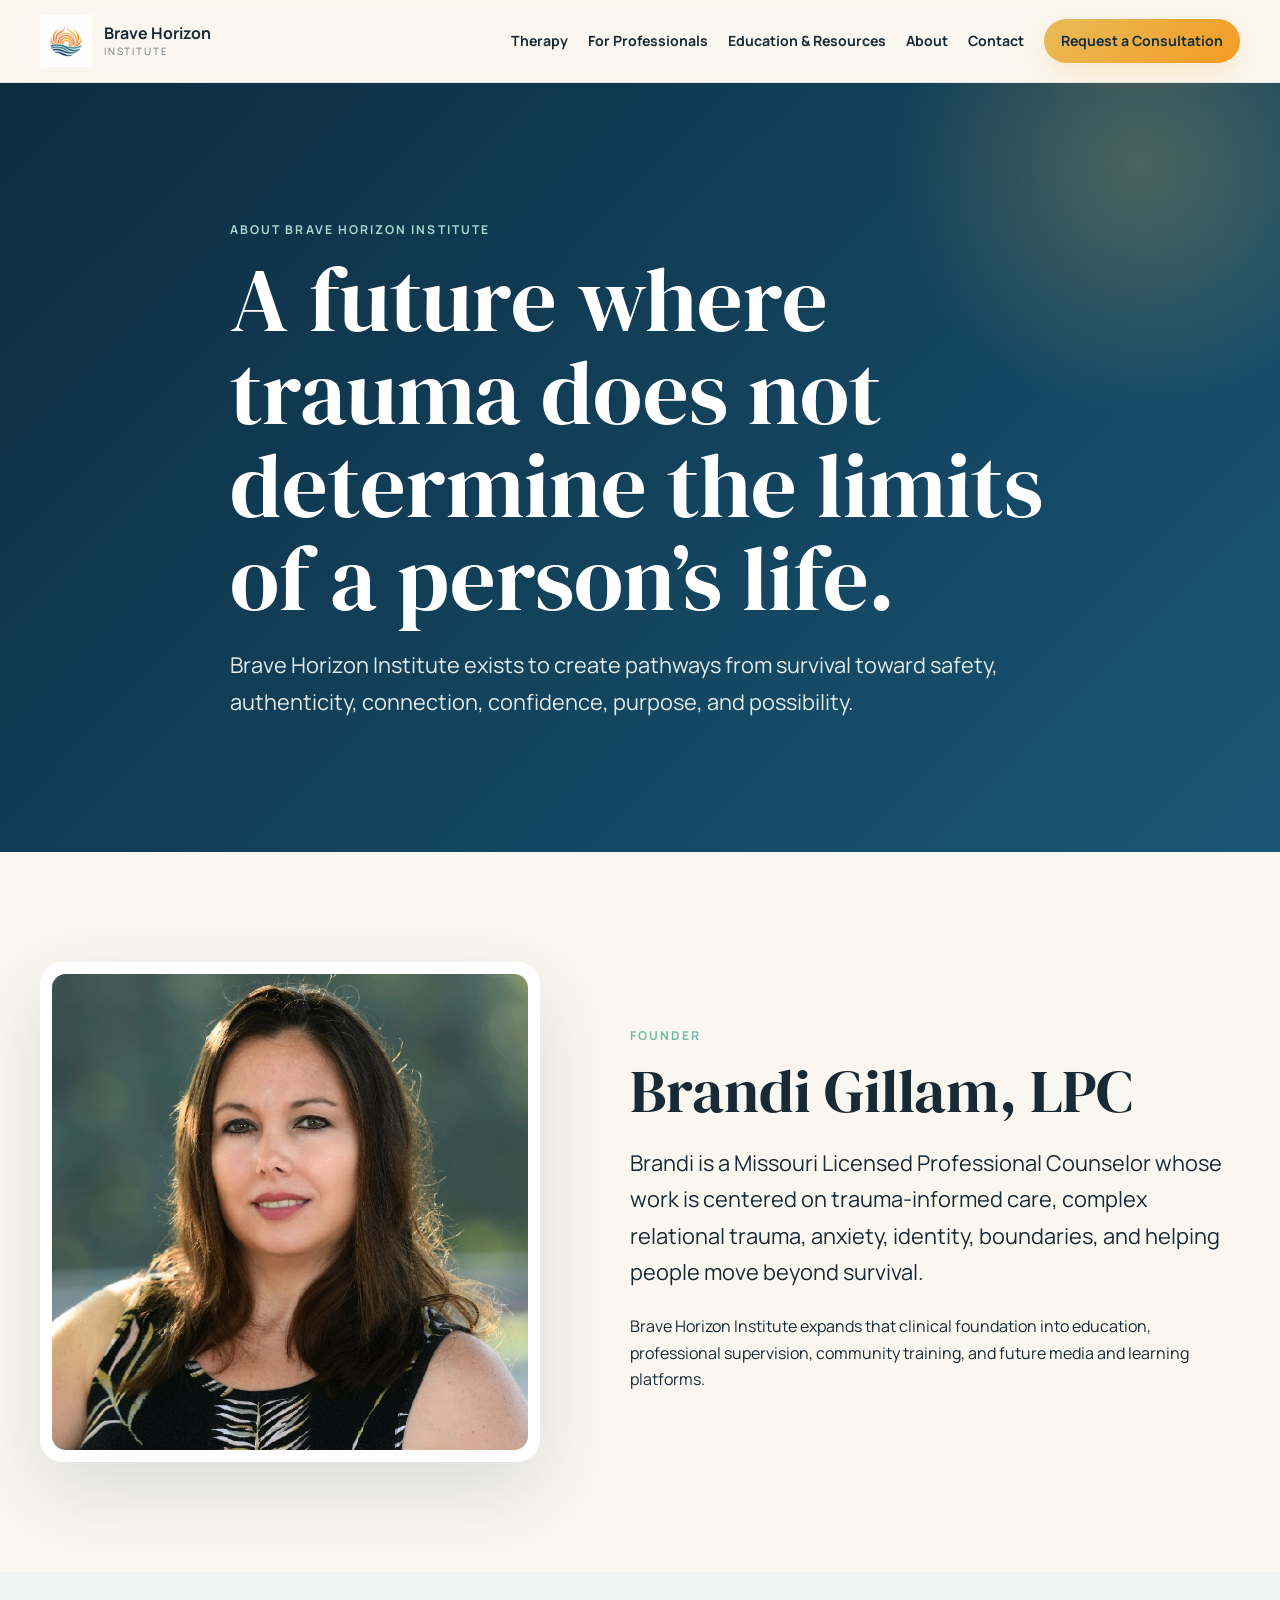
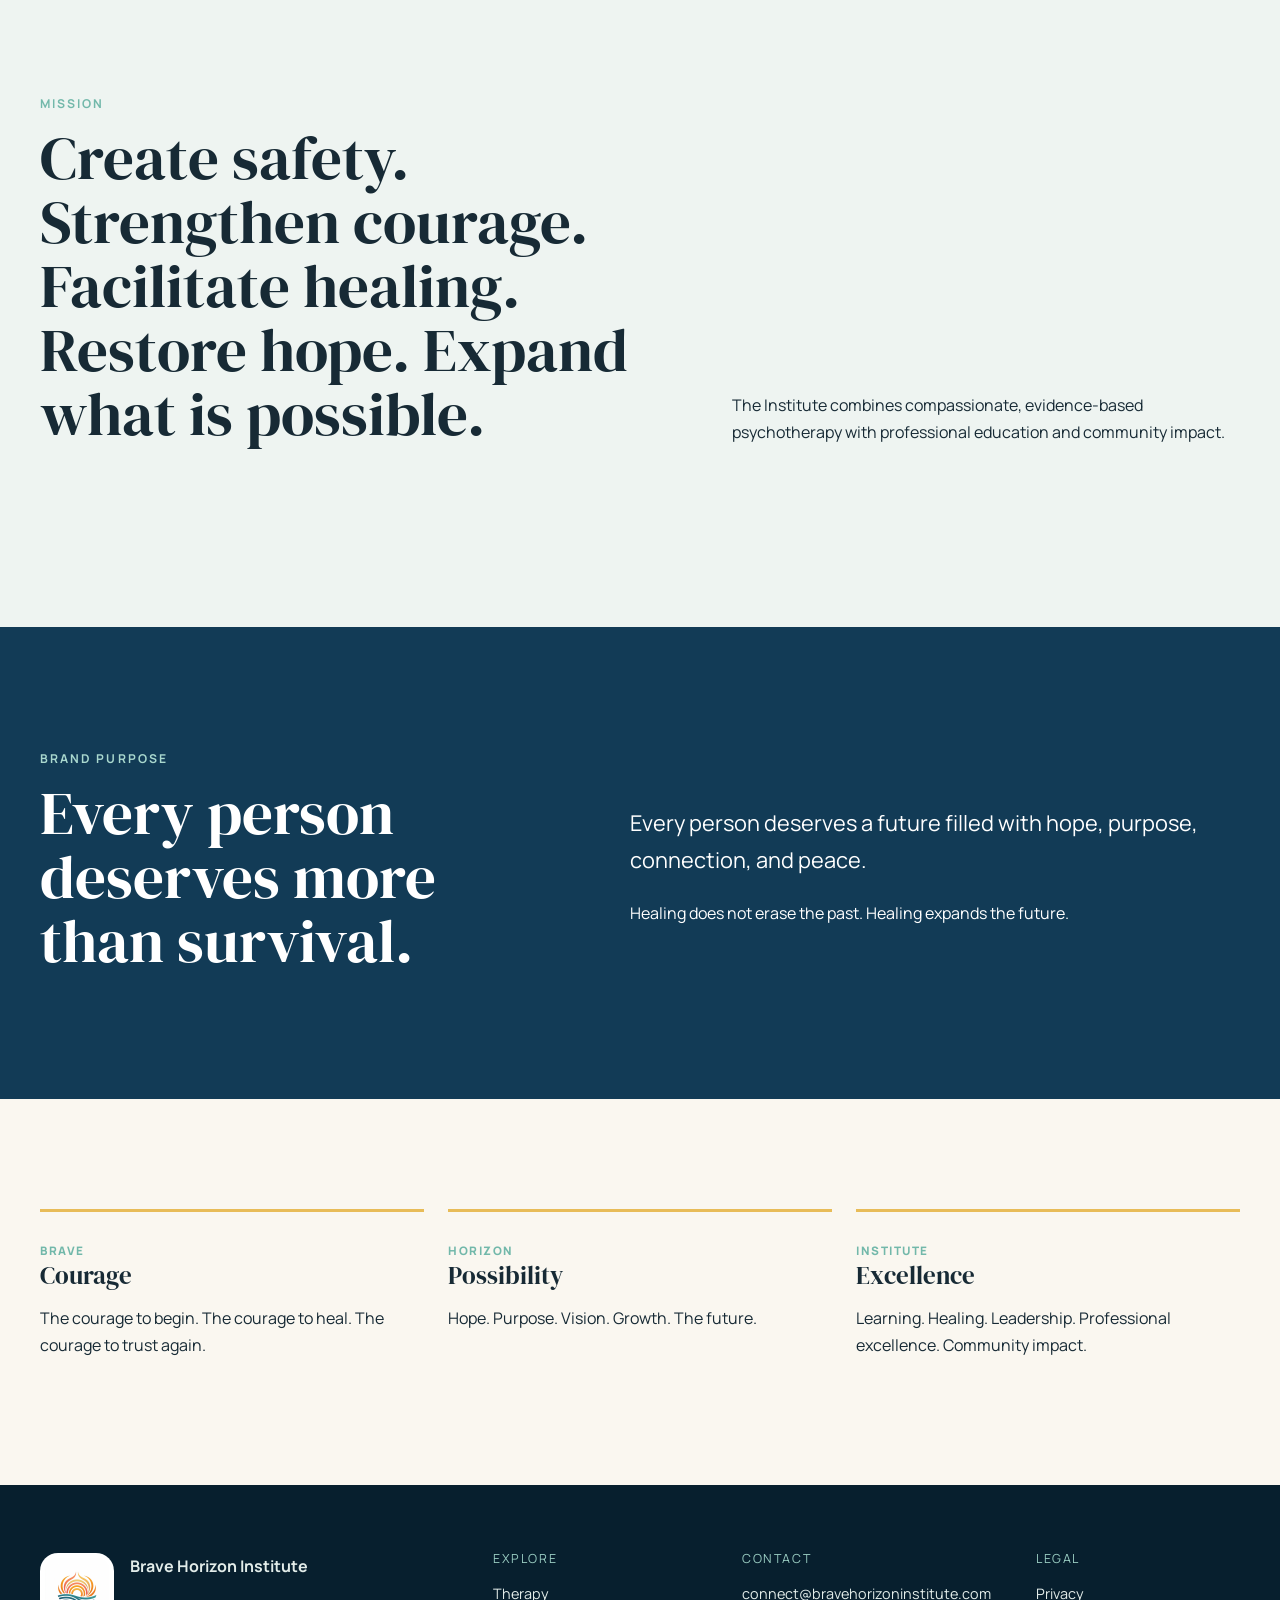
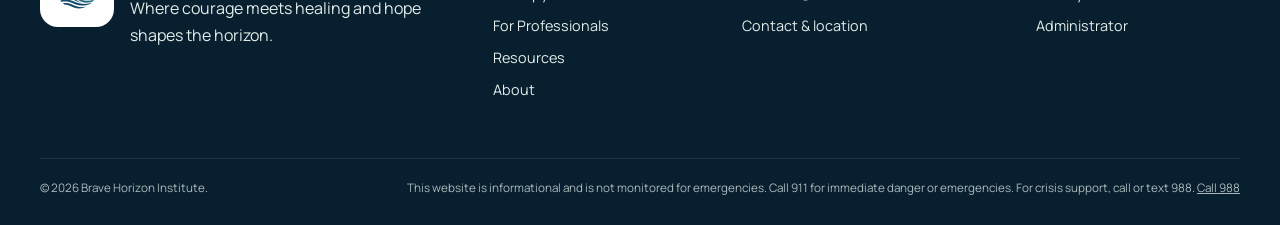
<file: about.html>
<!doctype html>
<html lang="en">

<head>
  <meta charset="utf-8">
  <meta name="viewport" content="width=device-width,initial-scale=1">

  <title>About | Brave Horizon Institute</title>

  <meta
    name="description"
    content="Learn about Brave Horizon Institute, its mission, vision, and founder Brandi Gillam, LPC."
  >

  <meta name="theme-color" content="#123b56">

  <link rel="preconnect" href="https://fonts.googleapis.com">
  <link rel="preconnect" href="https://fonts.gstatic.com" crossorigin>

  <link
    href="https://fonts.googleapis.com/css2?family=DM+Serif+Display&family=Manrope:wght@400;500;600;700&display=swap"
    rel="stylesheet"
  >

  <link rel="stylesheet" href="assets/css/styles.css">
  <link rel="icon" type="image/png" href="assets/images/brave-horizon-logo-soft.png">
</head>

<body>

<a class="skip-link" href="#main">Skip to content</a>


<!-- =========================
     HEADER
========================= -->

<header class="site-header" data-header>

  <div class="container nav-shell">

    <a
      class="brand"
      href="index.html"
      aria-label="Brave Horizon Institute home"
    >

      <img
        src="assets/images/brave-horizon-logo-primary.png"
        alt=""
        class="brand-logo"
      >

      <span class="brand-wordmark">
        <strong>Brave Horizon</strong>
        <small>Institute</small>
      </span>

    </a>


    <button
      class="nav-toggle"
      aria-expanded="false"
      aria-controls="site-nav"
    >
      Menu
    </button>


    <nav
      id="site-nav"
      class="site-nav"
      aria-label="Primary navigation"
    >

      <a href="therapy.html">
        Therapy
      </a>

      <a href="professionals.html">
        For Professionals
      </a>

      <a href="resources.html">
        Education & Resources
      </a>

      <a href="about.html">
        About
      </a>

      <a href="contact.html">
        Contact
      </a>

      <a
        class="button button-small"
        href="consultation.html"
      >
        Request a Consultation
      </a>

    </nav>

  </div>

</header>


<!-- =========================
     MAIN CONTENT
========================= -->

<main id="main">


  <!-- ABOUT HERO -->

  <section class="page-hero about-hero">

    <div class="container narrow">

      <p class="eyebrow">
        About Brave Horizon Institute
      </p>

      <h1>
        A future where trauma does not determine the limits of a person’s life.
      </h1>

      <p class="lead">
        Brave Horizon Institute exists to create pathways from survival
        toward safety, authenticity, connection, confidence, purpose,
        and possibility.
      </p>

    </div>

  </section>


  <!-- FOUNDER -->

  <section class="section light-section">

    <div class="container split">

      <div class="image-frame">

        <img
          src="assets/images/brandi-about.jpg"
          alt="Brandi Gillam, Licensed Professional Counselor"
        >

      </div>


      <div>

        <p class="eyebrow">
          Founder
        </p>

        <h2>
          Brandi Gillam, LPC
        </h2>

        <p class="large-copy">
          Brandi is a Missouri Licensed Professional Counselor whose work
          is centered on trauma-informed care, complex relational trauma,
          anxiety, identity, boundaries, and helping people move beyond
          survival.
        </p>

        <p>
          Brave Horizon Institute expands that clinical foundation into
          education, professional supervision, community training, and
          future media and learning platforms.
        </p>

      </div>

    </div>

  </section>


  <!-- MISSION -->

  <section class="section soft-section">

    <div class="container section-heading">

      <div>

        <p class="eyebrow">
          Mission
        </p>

        <h2>
          Create safety. Strengthen courage. Facilitate healing.
          Restore hope. Expand what is possible.
        </h2>

      </div>

      <p>
        The Institute combines compassionate, evidence-based psychotherapy
        with professional education and community impact.
      </p>

    </div>

  </section>


  <!-- BRAND PURPOSE -->

  <section class="section dark-section">

    <div class="container split">

      <div>

        <p class="eyebrow">
          Brand purpose
        </p>

        <h2>
          Every person deserves more than survival.
        </h2>

      </div>


      <div>

        <p class="large-copy">
          Every person deserves a future filled with hope, purpose,
          connection, and peace.
        </p>

        <p>
          Healing does not erase the past. Healing expands the future.
        </p>

      </div>

    </div>

  </section>


  <!-- VALUES -->

  <section class="section light-section">

    <div class="container values-grid">

      <article>

        <span>
          Brave
        </span>

        <h3>
          Courage
        </h3>

        <p>
          The courage to begin. The courage to heal.
          The courage to trust again.
        </p>

      </article>


      <article>

        <span>
          Horizon
        </span>

        <h3>
          Possibility
        </h3>

        <p>
          Hope. Purpose. Vision. Growth. The future.
        </p>

      </article>


      <article>

        <span>
          Institute
        </span>

        <h3>
          Excellence
        </h3>

        <p>
          Learning. Healing. Leadership.
          Professional excellence. Community impact.
        </p>

      </article>

    </div>

  </section>


</main>


<!-- =========================
     FOOTER
========================= -->

<footer class="site-footer">

  <div class="container footer-grid">


    <div class="footer-brand">

      <img
        src="assets/images/brave-horizon-logo-primary.png"
        alt=""
        class="footer-logo"
      >

      <div>

        <strong>
          Brave Horizon Institute
        </strong>

        <p>
          Where courage meets healing and hope shapes the horizon.
        </p>

      </div>

    </div>


    <div>

      <h3>
        Explore
      </h3>

      <a href="therapy.html">
        Therapy
      </a>

      <a href="professionals.html">
        For Professionals
      </a>

      <a href="resources.html">
        Resources
      </a>

      <a href="about.html">
        About
      </a>

    </div>


    <div>

      <h3>
        Contact
      </h3>

      <a href="mailto:connect@bravehorizoninstitute.com">
        connect@bravehorizoninstitute.com
      </a>

      <a href="contact.html">
        Contact &amp; location
      </a>

    </div>


    <div>

      <h3>
        Legal
      </h3>

      <a href="privacy.html">
        Privacy
      </a>

      <a href="admin.html">
        Administrator
      </a>

    </div>


  </div>


  <div class="container footer-bottom">

    <span>
      © <span data-year></span> Brave Horizon Institute.
    </span>

    <span>
      This website is informational and is not monitored for emergencies. Call 911 for immediate danger or emergencies. For crisis support, call or text 988. <a href="tel:988">Call 988</a>
    </span>

  </div>

</footer>


<!-- =========================
     SCRIPTS
========================= -->

<script src="assets/js/config.js"></script>
<script src="assets/js/site.js"></script>

</body>

</html>
</file>
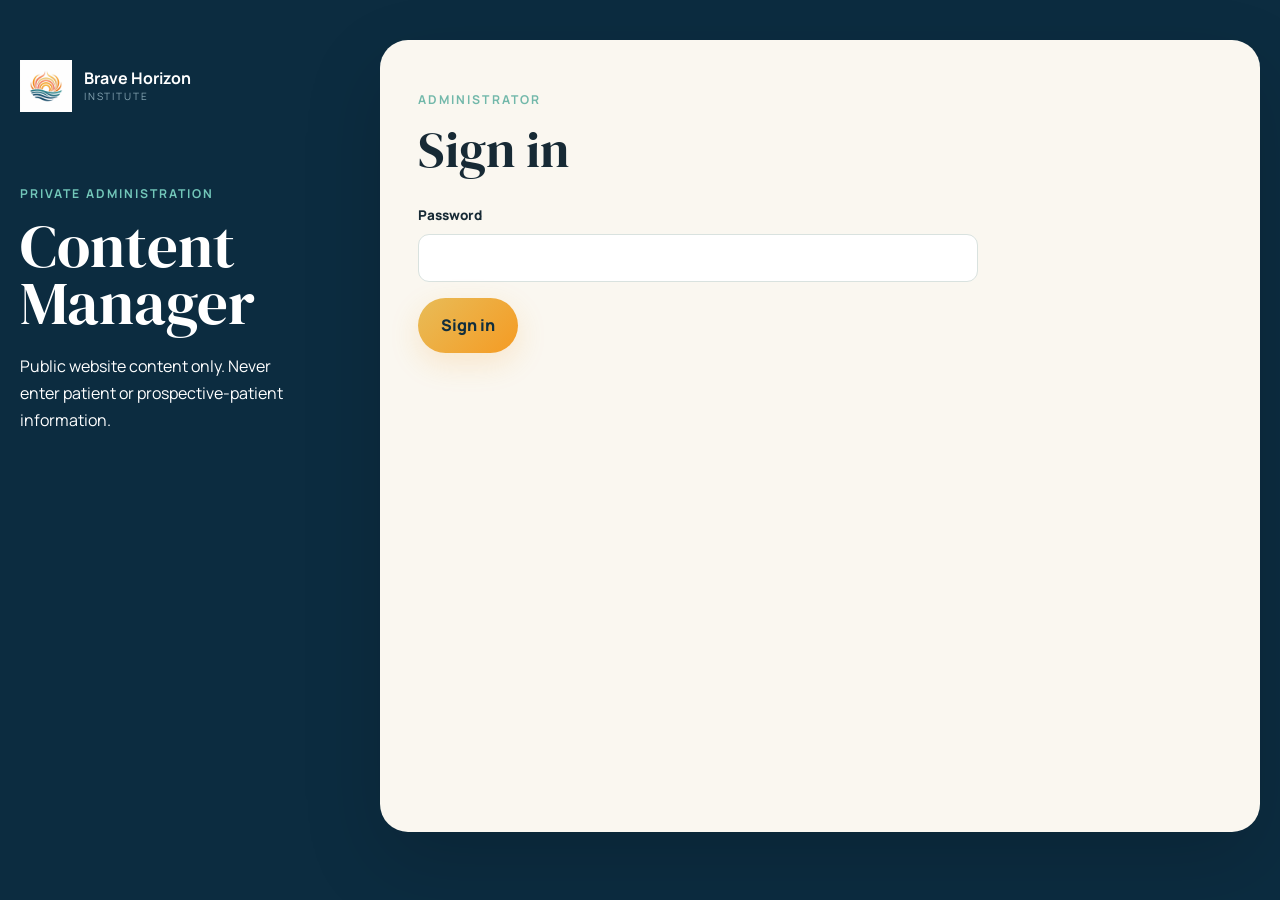
<file: admin.html>
<!doctype html><html lang="en"><head><meta charset="utf-8"><meta name="viewport" content="width=device-width,initial-scale=1">
<title>Administrator | Brave Horizon Institute</title><meta name="robots" content="noindex,nofollow">
<link rel="preconnect" href="https://fonts.googleapis.com"><link rel="preconnect" href="https://fonts.gstatic.com" crossorigin>
<link href="https://fonts.googleapis.com/css2?family=DM+Serif+Display&family=Manrope:wght@400;500;600;700&display=swap" rel="stylesheet"><link rel="stylesheet" href="assets/css/styles.css">
<link rel="icon" type="image/png" href="assets/images/brave-horizon-logo-soft.png"></head>
<body class="admin-body"><main class="admin-shell">
<section class="admin-sidebar"><a class="brand admin-brand" href="index.html"><img src="assets/images/brave-horizon-logo-primary.png" class="brand-logo" alt=""><span class="brand-wordmark"><strong>Brave Horizon</strong><small>Institute</small></span></a>
<div><p class="eyebrow">Private administration</p><h1>Content Manager</h1><p>Public website content only. Never enter patient or prospective-patient information.</p></div></section>
<section class="admin-panel">
<div id="login-view"><p class="eyebrow">Administrator</p><h2>Sign in</h2><form id="login-form" autocomplete="off"><label>Password<input id="admin-password" type="password" minlength="16" required autocomplete="current-password"></label><button class="button" type="submit">Sign in</button><p id="login-message" class="form-message" role="status"></p></form></div>
<div id="dashboard-view" hidden>
<div class="dashboard-header"><div><p class="eyebrow">Content dashboard</p><h2>Resources</h2></div><button id="logout-button" class="button button-secondary">Sign out</button></div>
<div class="security-banner"><strong>Public content only.</strong> Do not enter names, phone numbers, emails, appointment details, diagnoses, insurance information, messages, treatment notes, or other identifying health information.</div>
<form id="content-form" class="content-form">
<input id="record-id" type="hidden">
<div class="field-grid"><label>Content type<select id="content-type" required><option value="article">Article</option><option value="video">Video</option><option value="link">External link</option></select></label><label>Status<select id="content-status" required><option value="draft">Draft</option><option value="published">Published</option></select></label></div>
<label>Title<input id="content-title" maxlength="140" required></label>
<label>Summary<textarea id="content-summary" maxlength="500" rows="3" required></textarea></label>
<label>Body<textarea id="content-body" maxlength="15000" rows="9"></textarea></label>
<div class="field-grid"><label>URL / video link<input id="content-url" type="url" placeholder="https://"></label><label>Image URL<input id="content-image" type="url" placeholder="https://"></label></div>
<div class="field-grid"><label>Category<input id="content-category" maxlength="60"></label><label>Publish date<input id="content-date" type="date"></label></div>
<div class="form-actions"><button class="button" type="submit">Save content</button><button id="cancel-edit" class="button button-secondary" type="button">Clear</button></div><p id="content-message" class="form-message" role="status"></p>
</form>
<div class="admin-table-wrap"><table class="admin-table"><thead><tr><th>Title</th><th>Type</th><th>Status</th><th>Updated</th><th>Actions</th></tr></thead><tbody id="content-table-body"></tbody></table></div>
</div></section></main><script src="assets/js/config.js"></script><script src="assets/js/admin.js"></script></body></html>
</file>
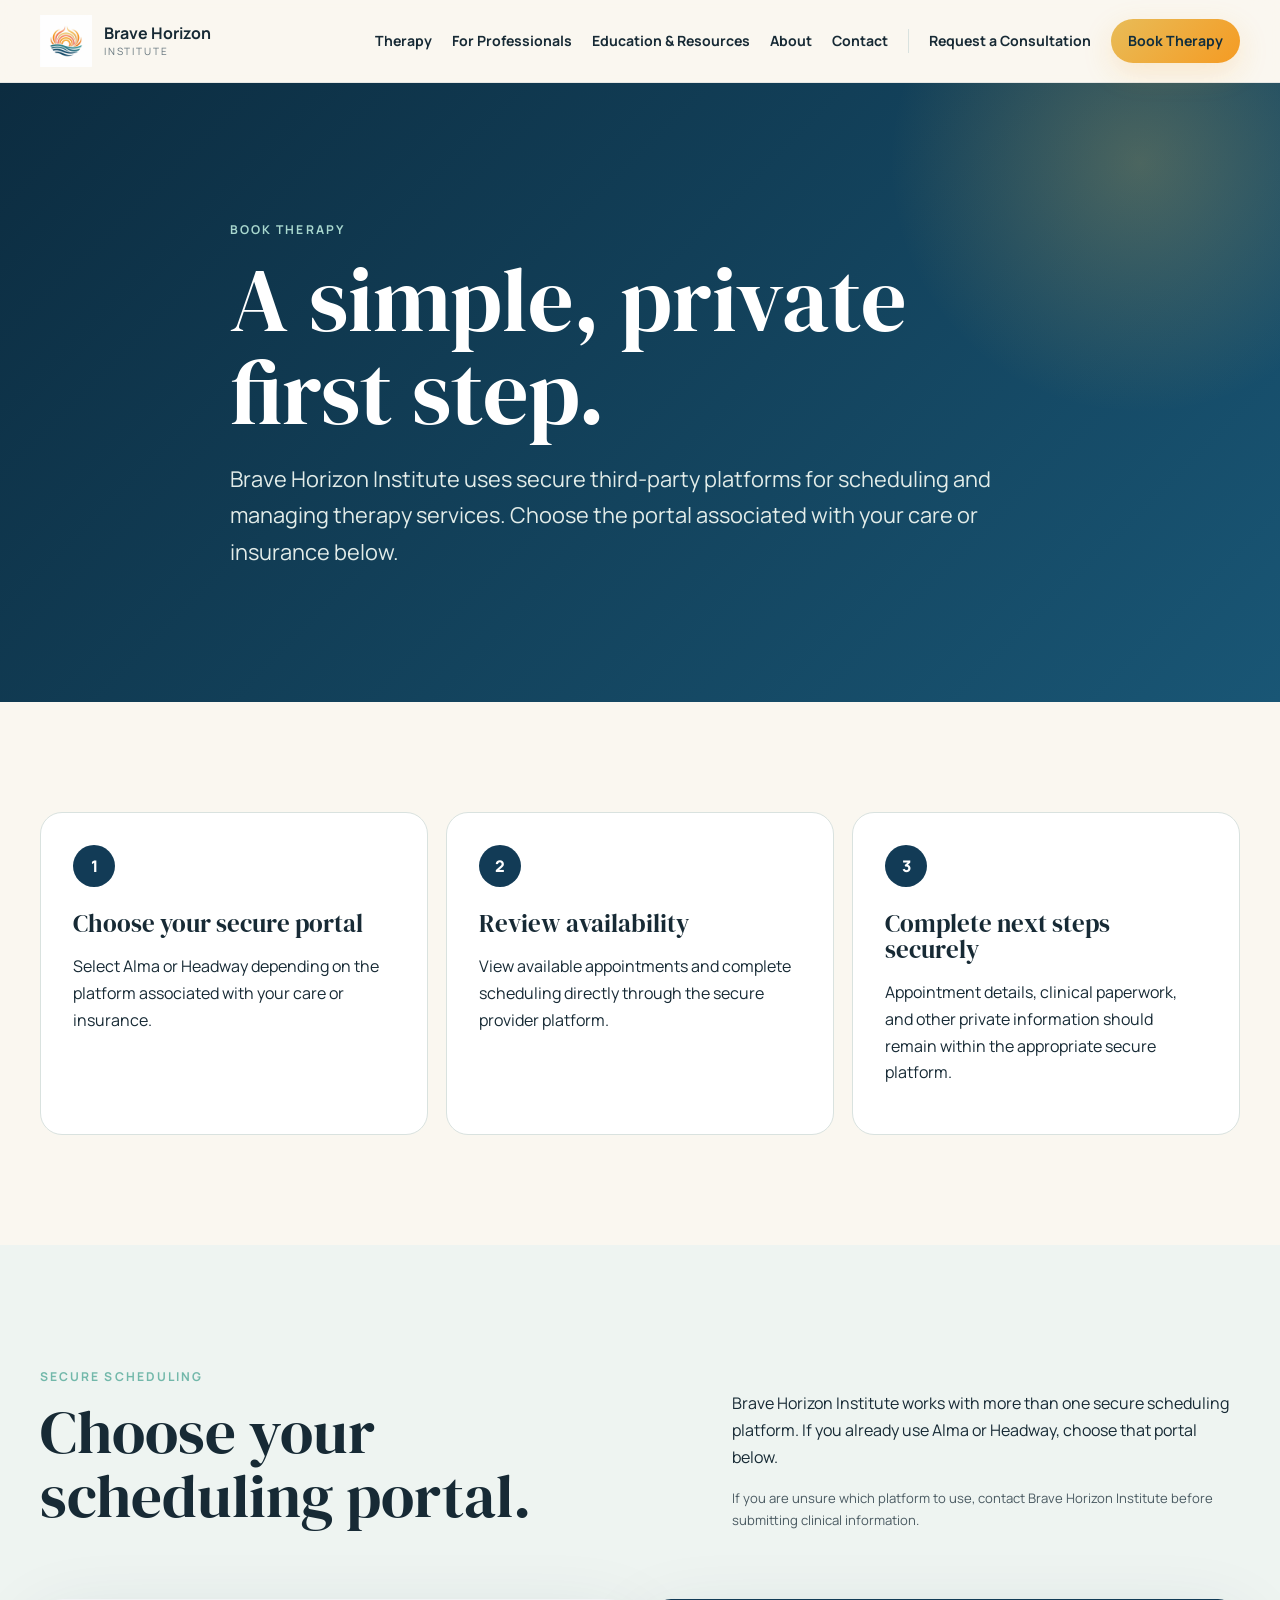
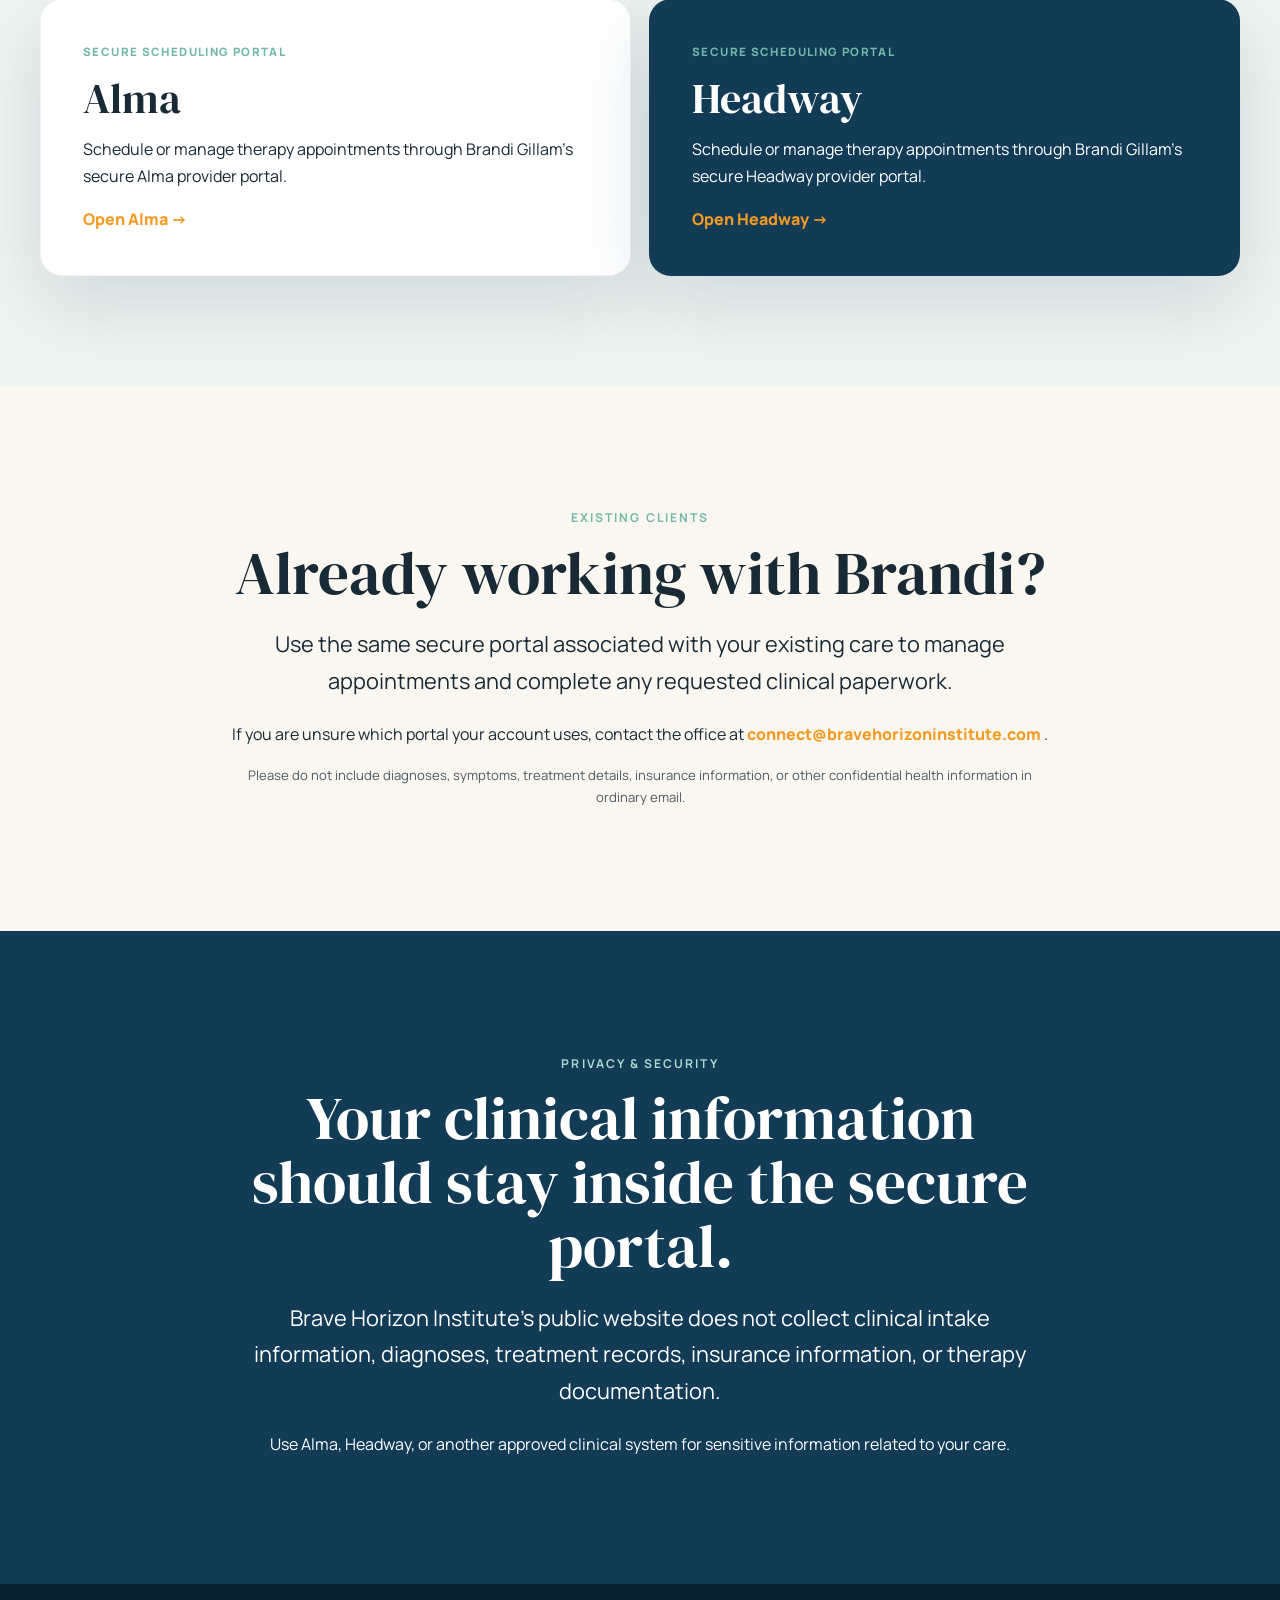
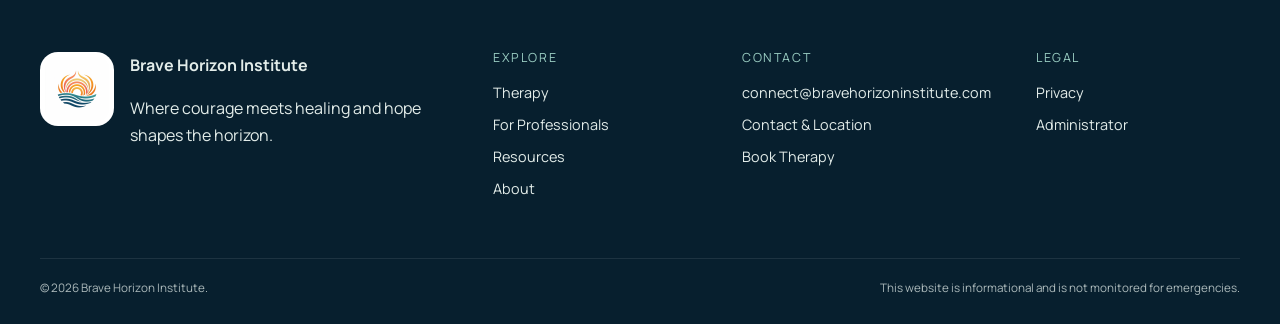
<file: book.html>
<!doctype html>
<html lang="en">

<head>
  <meta charset="utf-8">

  <meta
    name="viewport"
    content="width=device-width, initial-scale=1"
  >

  <title>Book Therapy | Brave Horizon Institute</title>

  <meta
    name="description"
    content="Choose a secure scheduling portal for therapy with Brave Horizon Institute."
  >

  <meta
    name="theme-color"
    content="#123b56"
  >

  <link
    rel="preconnect"
    href="https://fonts.googleapis.com"
  >

  <link
    rel="preconnect"
    href="https://fonts.gstatic.com"
    crossorigin
  >

  <link
    href="https://fonts.googleapis.com/css2?family=DM+Serif+Display&family=Manrope:wght@400;500;600;700&display=swap"
    rel="stylesheet"
  >

  <link
    rel="stylesheet"
    href="assets/css/styles.css"
  >
  <link rel="icon" type="image/png" href="assets/images/brave-horizon-logo-soft.png">
</head>


<body>

<a
  class="skip-link"
  href="#main"
>
  Skip to content
</a>


<!-- =========================================================
     HEADER
     ========================================================= -->

<header
  class="site-header"
  data-header
>
  <div class="container nav-shell">

    <a
      class="brand"
      href="index.html"
      aria-label="Brave Horizon Institute home"
    >
      <img
        src="assets/images/brave-horizon-logo-primary.png"
        alt=""
        class="brand-logo"
      >

      <span class="brand-wordmark">
        <strong>Brave Horizon</strong>
        <small>Institute</small>
      </span>
    </a>


    <button
      class="nav-toggle"
      aria-expanded="false"
      aria-controls="site-nav"
    >
      Menu
    </button>


    <nav
      id="site-nav"
      class="site-nav"
      aria-label="Primary navigation"
    >
      <a href="therapy.html">
        Therapy
      </a>

      <a href="professionals.html">
        For Professionals
      </a>

      <a href="resources.html">
        Education & Resources
      </a>

      <a href="about.html">
        About
      </a>

      <a href="contact.html">
        Contact
      </a>

      <a class="portal-link" href="consultation.html">Request a Consultation</a>

      <a
        class="button button-small"
        href="book.html"
      >
        Book Therapy
      </a>
    </nav>

  </div>
</header>



<!-- =========================================================
     MAIN CONTENT
     ========================================================= -->

<main id="main">


  <!-- =======================================================
       PAGE HERO
       ======================================================= -->

  <section class="page-hero book-hero">

    <div class="container narrow">

      <p class="eyebrow">
        Book Therapy
      </p>

      <h1>
        A simple, private first step.
      </h1>

      <p class="lead">
        Brave Horizon Institute uses secure third-party platforms
        for scheduling and managing therapy services. Choose the
        portal associated with your care or insurance below.
      </p>

    </div>

  </section>



  <!-- =======================================================
       HOW IT WORKS
       ======================================================= -->

  <section class="section light-section">

    <div class="container process-grid">

      <article>

        <span>1</span>

        <h3>
          Choose your secure portal
        </h3>

        <p>
          Select Alma or Headway depending on the platform
          associated with your care or insurance.
        </p>

      </article>


      <article>

        <span>2</span>

        <h3>
          Review availability
        </h3>

        <p>
          View available appointments and complete scheduling
          directly through the secure provider platform.
        </p>

      </article>


      <article>

        <span>3</span>

        <h3>
          Complete next steps securely
        </h3>

        <p>
          Appointment details, clinical paperwork, and other
          private information should remain within the appropriate
          secure platform.
        </p>

      </article>

    </div>

  </section>



  <!-- =======================================================
       PORTAL SELECTION
       ======================================================= -->

  <section class="section soft-section">

    <div class="container">

      <div class="section-heading">

        <div>

          <p class="eyebrow">
            Secure Scheduling
          </p>

          <h2>
            Choose your scheduling portal.
          </h2>

        </div>


        <div>

          <p>
            Brave Horizon Institute works with more than one secure
            scheduling platform. If you already use Alma or Headway,
            choose that portal below.
          </p>

          <p class="microcopy">
            If you are unsure which platform to use, contact Brave
            Horizon Institute before submitting clinical information.
          </p>

        </div>

      </div>



      <div class="audience-grid">


        <!-- ALMA -->

        <a
          class="audience-card"
          href="https://secure.helloalma.com/providers/brandi-gillam/"
          target="_blank"
          rel="noopener noreferrer"
        >

          <span class="card-kicker">
            Secure Scheduling Portal
          </span>

          <h2>
            Alma
          </h2>

          <p>
            Schedule or manage therapy appointments through
            Brandi Gillam's secure Alma provider portal.
          </p>

          <span class="arrow-link">
            Open Alma →
          </span>

        </a>



        <!-- HEADWAY -->

        <a
          class="audience-card dark-card"
          href="https://care.headway.co/providers/brandi-gillam?state=MISSOURI&lat=38.62727&lon=-90.19789"
          target="_blank"
          rel="noopener noreferrer"
        >

          <span class="card-kicker">
            Secure Scheduling Portal
          </span>

          <h2>
            Headway
          </h2>

          <p>
            Schedule or manage therapy appointments through
            Brandi Gillam's secure Headway provider portal.
          </p>

          <span class="arrow-link">
            Open Headway →
          </span>

        </a>


      </div>

    </div>

  </section>



  <!-- =======================================================
       EXISTING CLIENTS
       ======================================================= -->

  <section class="section light-section">

    <div class="container centered narrow">

      <p class="eyebrow">
        Existing Clients
      </p>

      <h2>
        Already working with Brandi?
      </h2>

      <p class="large-copy">
        Use the same secure portal associated with your existing
        care to manage appointments and complete any requested
        clinical paperwork.
      </p>

      <p>
        If you are unsure which portal your account uses,
        contact the office at
        <a
          class="text-link"
          href="mailto:connect@bravehorizoninstitute.com"
        >
          connect@bravehorizoninstitute.com
        </a>.
      </p>

      <p class="microcopy">
        Please do not include diagnoses, symptoms, treatment details,
        insurance information, or other confidential health information
        in ordinary email.
      </p>

    </div>

  </section>



  <!-- =======================================================
       PRIVACY NOTICE
       ======================================================= -->

  <section class="section dark-section">

    <div class="container narrow centered">

      <p class="eyebrow">
        Privacy & Security
      </p>

      <h2>
        Your clinical information should stay inside the secure portal.
      </h2>

      <p class="large-copy">
        Brave Horizon Institute's public website does not collect
        clinical intake information, diagnoses, treatment records,
        insurance information, or therapy documentation.
      </p>

      <p>
        Use Alma, Headway, or another approved clinical system for
        sensitive information related to your care.
      </p>

    </div>

  </section>


</main>



<!-- =========================================================
     FOOTER
     ========================================================= -->

<footer class="site-footer">

  <div class="container footer-grid">


    <div class="footer-brand">

      <img
        src="assets/images/brave-horizon-logo-primary.png"
        alt=""
        class="footer-logo"
      >

      <div>

        <strong>
          Brave Horizon Institute
        </strong>

        <p>
          Where courage meets healing and hope shapes the horizon.
        </p>

      </div>

    </div>



    <div>

      <h3>
        Explore
      </h3>

      <a href="therapy.html">
        Therapy
      </a>

      <a href="professionals.html">
        For Professionals
      </a>

      <a href="resources.html">
        Resources
      </a>

      <a href="about.html">
        About
      </a>

    </div>



    <div>

      <h3>
        Contact
      </h3>

      <a href="mailto:connect@bravehorizoninstitute.com">
        connect@bravehorizoninstitute.com
      </a>

      <a href="contact.html">
        Contact & Location
      </a>

      <a href="book.html">
        Book Therapy
      </a>

    </div>



    <div>

      <h3>
        Legal
      </h3>

      <a href="privacy.html">
        Privacy
      </a>

      <a href="admin.html">
        Administrator
      </a>

    </div>

  </div>



  <div class="container footer-bottom">

    <span>
      © <span data-year></span>
      Brave Horizon Institute.
    </span>

    <span>
      This website is informational and is not monitored for emergencies.
    </span>

  </div>

</footer>



<!-- =========================================================
     JAVASCRIPT
     ========================================================= -->

<script src="assets/js/config.js"></script>
<script src="assets/js/site.js"></script>


</body>
</html>
</file>
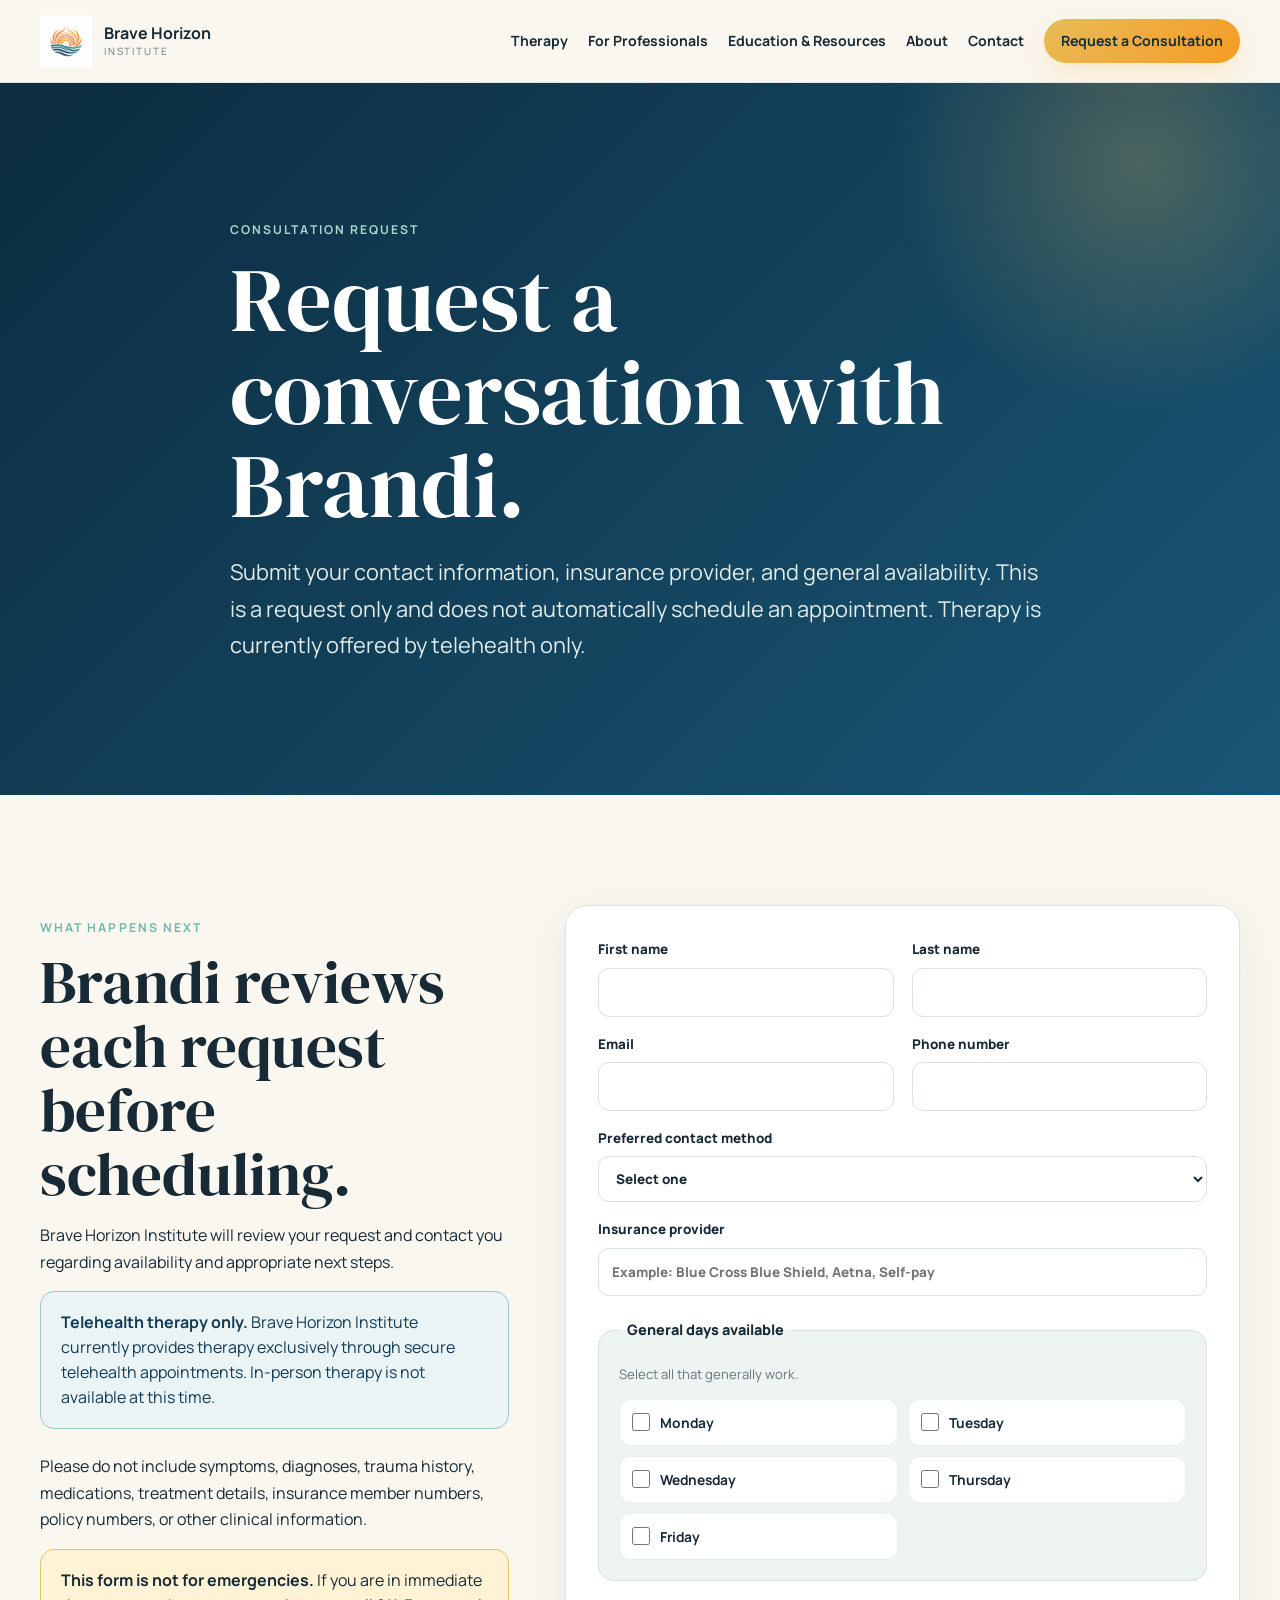
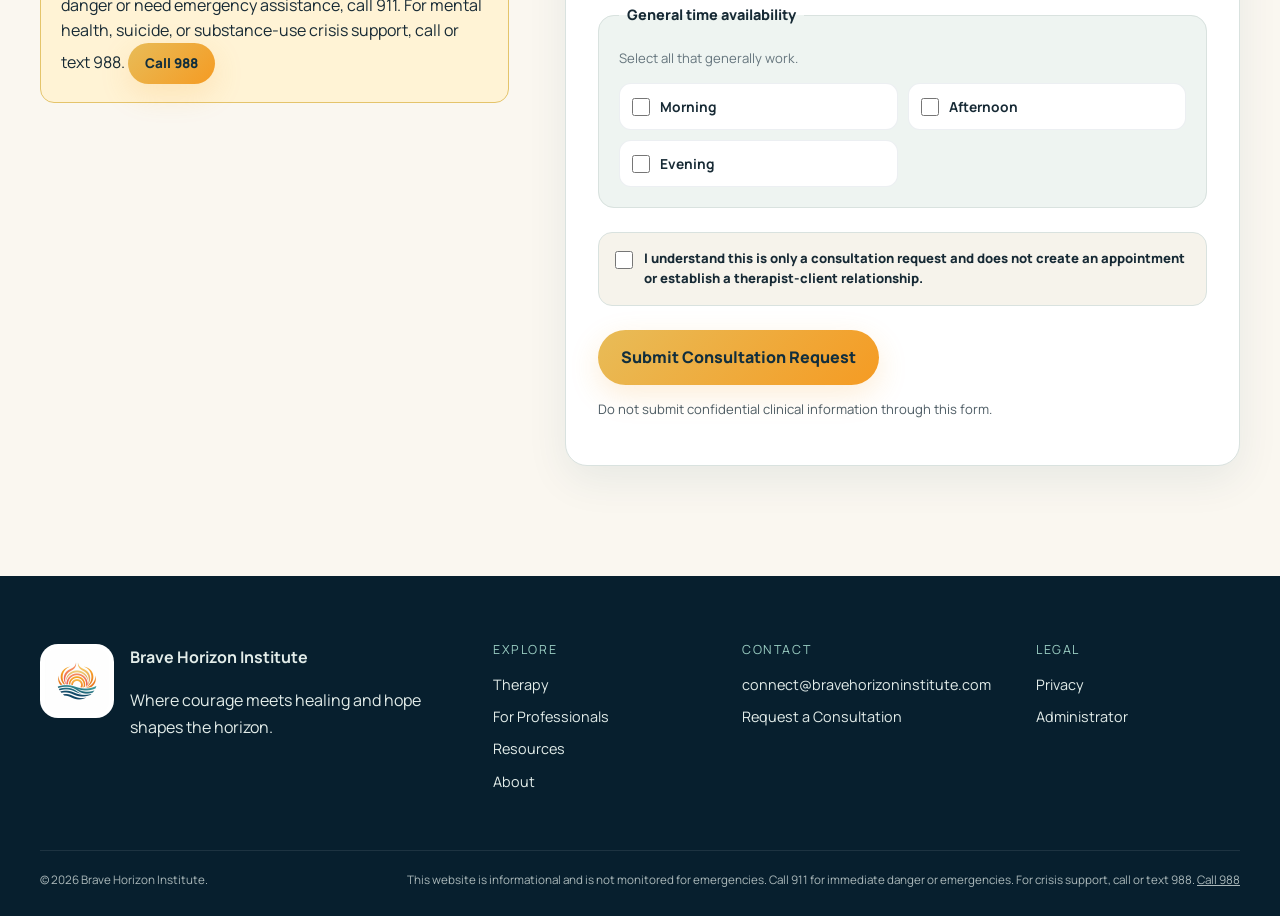
<file: consultation.html>
<!doctype html>
<html lang="en">
<head>
  <meta charset="utf-8">
  <meta name="viewport" content="width=device-width,initial-scale=1">
  <title>Request a Consultation | Brave Horizon Institute</title>
  <meta name="description" content="Request a consultation with Brave Horizon Institute.">
  <meta name="theme-color" content="#123b56">
  <link rel="preconnect" href="https://fonts.googleapis.com">
  <link rel="preconnect" href="https://fonts.gstatic.com" crossorigin>
  <link href="https://fonts.googleapis.com/css2?family=DM+Serif+Display&family=Manrope:wght@400;500;600;700&display=swap" rel="stylesheet">
  <link rel="stylesheet" href="assets/css/styles.css">
  <link rel="icon" type="image/png" href="assets/images/brave-horizon-logo-soft.png">
  <style>
    .telehealth-notice { background:#eaf4f4 !important; border-color:#9fc9c8 !important; color:#123b56 !important; }
  </style>
</head>
<body>
<a class="skip-link" href="#main">Skip to content</a>
<header class="site-header" data-header>
  <div class="container nav-shell">
    <a class="brand" href="index.html" aria-label="Brave Horizon Institute home">
      <img src="assets/images/brave-horizon-logo-primary.png" alt="" class="brand-logo">
      <span class="brand-wordmark"><strong>Brave Horizon</strong><small>Institute</small></span>
    </a>
    <button class="nav-toggle" aria-expanded="false" aria-controls="site-nav">Menu</button>
    <nav id="site-nav" class="site-nav" aria-label="Primary navigation">
      <a href="therapy.html">Therapy</a>
      <a href="professionals.html">For Professionals</a>
      <a href="resources.html">Education & Resources</a>
      <a href="about.html">About</a>
      <a href="contact.html">Contact</a>
      <a class="button button-small" href="consultation.html">Request a Consultation</a>
    </nav>
  </div>
</header>
<main id="main">
  <section class="page-hero consultation-hero">
    <div class="container narrow">
      <p class="eyebrow">Consultation Request</p>
      <h1>Request a conversation with Brandi.</h1>
      <p class="lead">Submit your contact information, insurance provider, and general availability. This is a request only and does not automatically schedule an appointment. Therapy is currently offered by telehealth only.</p>
    </div>
  </section>

  <section class="section light-section">
    <div class="container consultation-layout">
      <div class="consultation-copy">
        <p class="eyebrow">What happens next</p>
        <h2>Brandi reviews each request before scheduling.</h2>
        <p>Brave Horizon Institute will review your request and contact you regarding availability and appropriate next steps.</p>
        <div class="security-banner consultation-notice telehealth-notice">
          <strong>Telehealth therapy only.</strong>
          Brave Horizon Institute currently provides therapy exclusively through secure telehealth appointments. In-person therapy is not available at this time.
        </div>
        <p>Please do not include symptoms, diagnoses, trauma history, medications, treatment details, insurance member numbers, policy numbers, or other clinical information.</p>
        <div class="security-banner consultation-notice"><strong>This form is not for emergencies.</strong> If you are in immediate danger or need emergency assistance, call 911. For mental health, suicide, or substance-use crisis support, call or text 988. <a class="button button-small crisis-button" href="tel:988">Call 988</a></div>
      </div>

      <div class="consultation-form-card">
        <form id="consultation-form" autocomplete="on" novalidate>
          <input type="text" id="website" name="website" tabindex="-1" autocomplete="off" aria-hidden="true" class="honeypot-field">
          <input id="form-started-at" type="hidden">

          <div class="field-grid">
            <label>First name<input id="first-name" name="firstName" type="text" autocomplete="given-name" maxlength="60" required></label>
            <label>Last name<input id="last-name" name="lastName" type="text" autocomplete="family-name" maxlength="60" required></label>
          </div>

          <div class="field-grid">
            <label>Email<input id="email" name="email" type="email" autocomplete="email" maxlength="160" required></label>
            <label>Phone number<input id="phone" name="phone" type="tel" autocomplete="tel" inputmode="tel" maxlength="30" required></label>
          </div>

          <label>Preferred contact method
            <select id="contact-method" name="contactMethod" required>
              <option value="">Select one</option>
              <option value="Phone">Phone</option>
              <option value="Email">Email</option>
              <option value="Text">Text</option>
            </select>
          </label>

          <label>Insurance provider<input id="insurance-provider" name="insuranceProvider" type="text" maxlength="100" placeholder="Example: Blue Cross Blue Shield, Aetna, Self-pay" required></label>

          <fieldset class="availability-fieldset">
            <legend>General days available</legend>
            <p class="field-help">Select all that generally work.</p>
            <div class="checkbox-grid">
              <label><input type="checkbox" name="days" value="Monday"> Monday</label>
              <label><input type="checkbox" name="days" value="Tuesday"> Tuesday</label>
              <label><input type="checkbox" name="days" value="Wednesday"> Wednesday</label>
              <label><input type="checkbox" name="days" value="Thursday"> Thursday</label>
              <label><input type="checkbox" name="days" value="Friday"> Friday</label>
            </div>
          </fieldset>

          <fieldset class="availability-fieldset">
            <legend>General time availability</legend>
            <p class="field-help">Select all that generally work.</p>
            <div class="checkbox-grid">
              <label><input type="checkbox" name="times" value="Morning"> Morning</label>
              <label><input type="checkbox" name="times" value="Afternoon"> Afternoon</label>
              <label><input type="checkbox" name="times" value="Evening"> Evening</label>
            </div>
          </fieldset>

          <label class="consent-check">
            <input id="request-consent" type="checkbox" required>
            <span>I understand this is only a consultation request and does not create an appointment or establish a therapist-client relationship.</span>
          </label>

          <button id="consultation-submit" class="button" type="submit">Submit Consultation Request</button>
          <p id="consultation-message" class="form-message" role="status" aria-live="polite"></p>
          <p class="microcopy">Do not submit confidential clinical information through this form.</p>
        </form>
      </div>
    </div>
  </section>
</main>
<footer class="site-footer">
  <div class="container footer-grid">
    <div class="footer-brand">
      <img src="assets/images/brave-horizon-logo-primary.png" alt="" class="footer-logo">
      <div><strong>Brave Horizon Institute</strong><p>Where courage meets healing and hope shapes the horizon.</p></div>
    </div>
    <div><h3>Explore</h3><a href="therapy.html">Therapy</a><a href="professionals.html">For Professionals</a><a href="resources.html">Resources</a><a href="about.html">About</a></div>
    <div><h3>Contact</h3><a href="mailto:connect@bravehorizoninstitute.com">connect@bravehorizoninstitute.com</a><a href="consultation.html">Request a Consultation</a></div>
    <div><h3>Legal</h3><a href="privacy.html">Privacy</a><a href="admin.html">Administrator</a></div>
  </div>
  <div class="container footer-bottom"><span>© <span data-year></span> Brave Horizon Institute.</span><span>This website is informational and is not monitored for emergencies. Call 911 for immediate danger or emergencies. For crisis support, call or text 988. <a href="tel:988">Call 988</a></span></div>
</footer>
<script src="assets/js/config.js"></script>
<script src="assets/js/site.js"></script>
<script src="assets/js/consultation.js"></script>
</body>
</html>
</file>
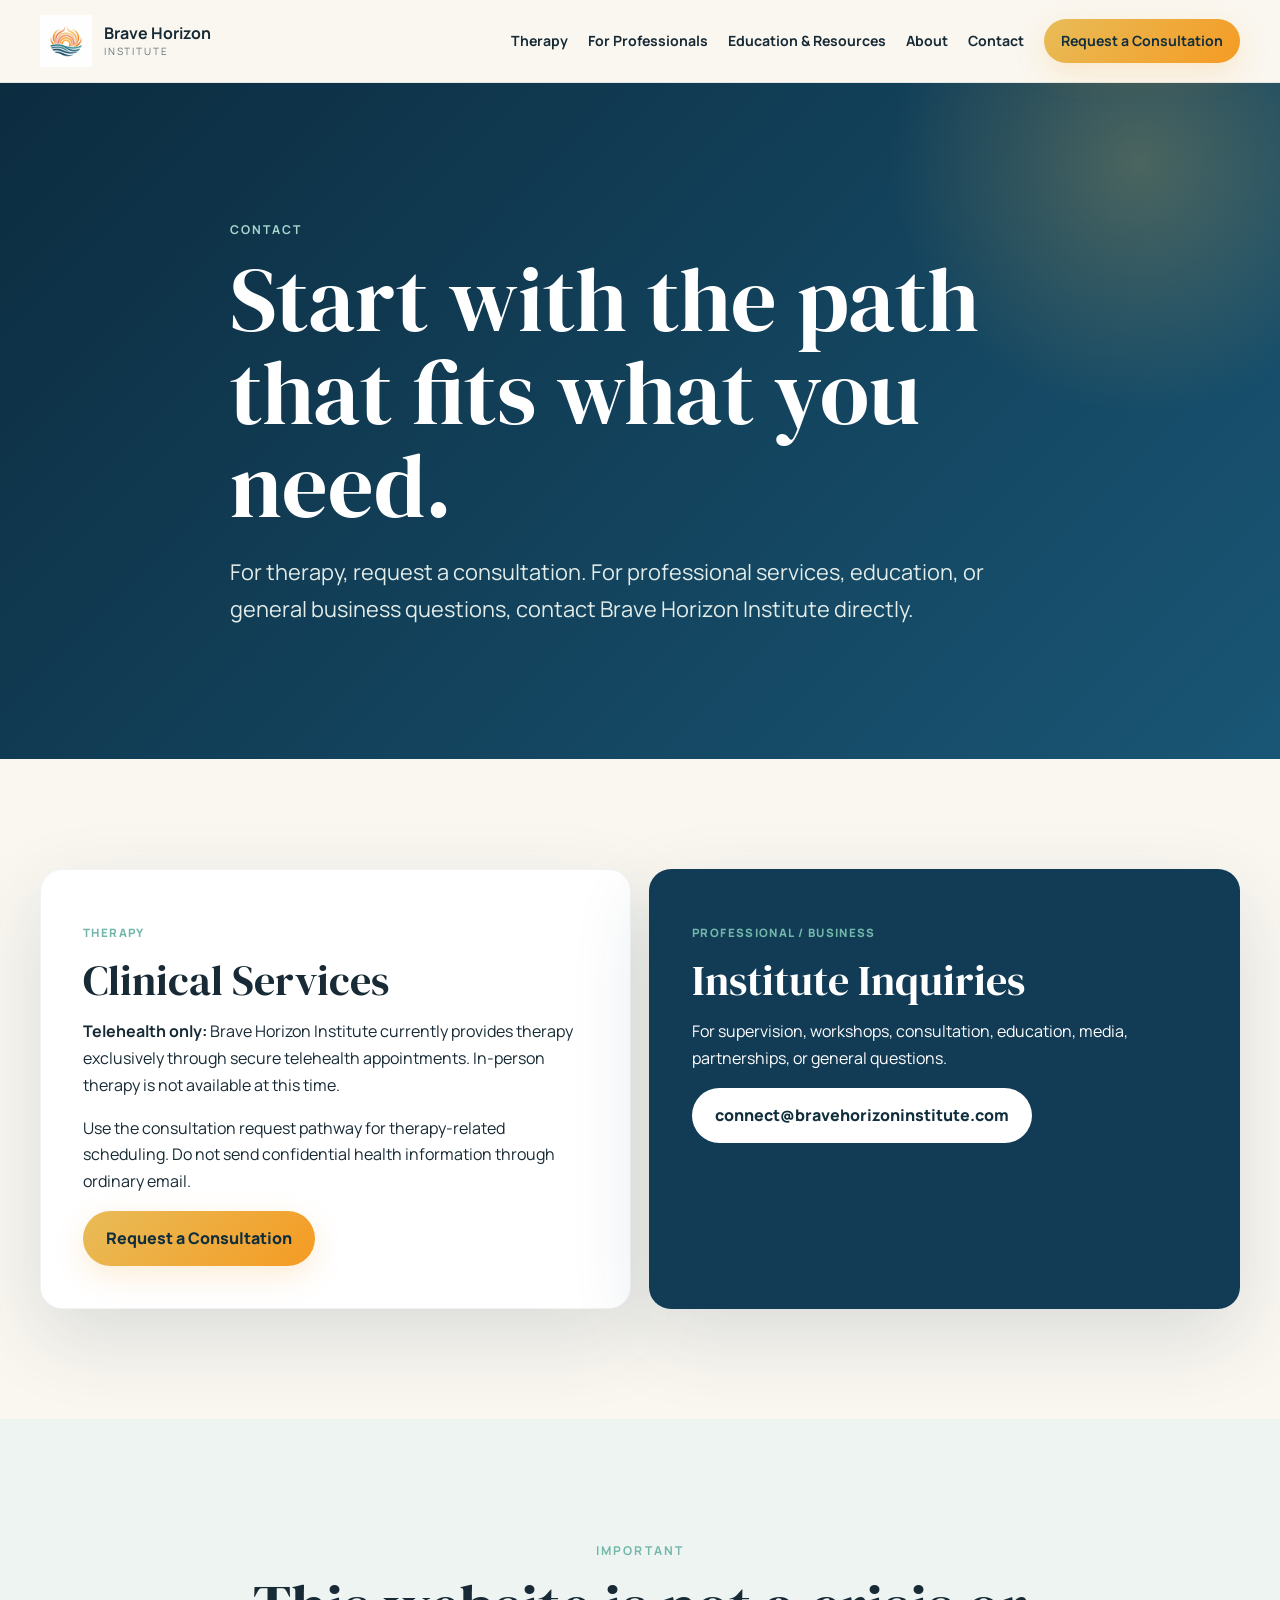
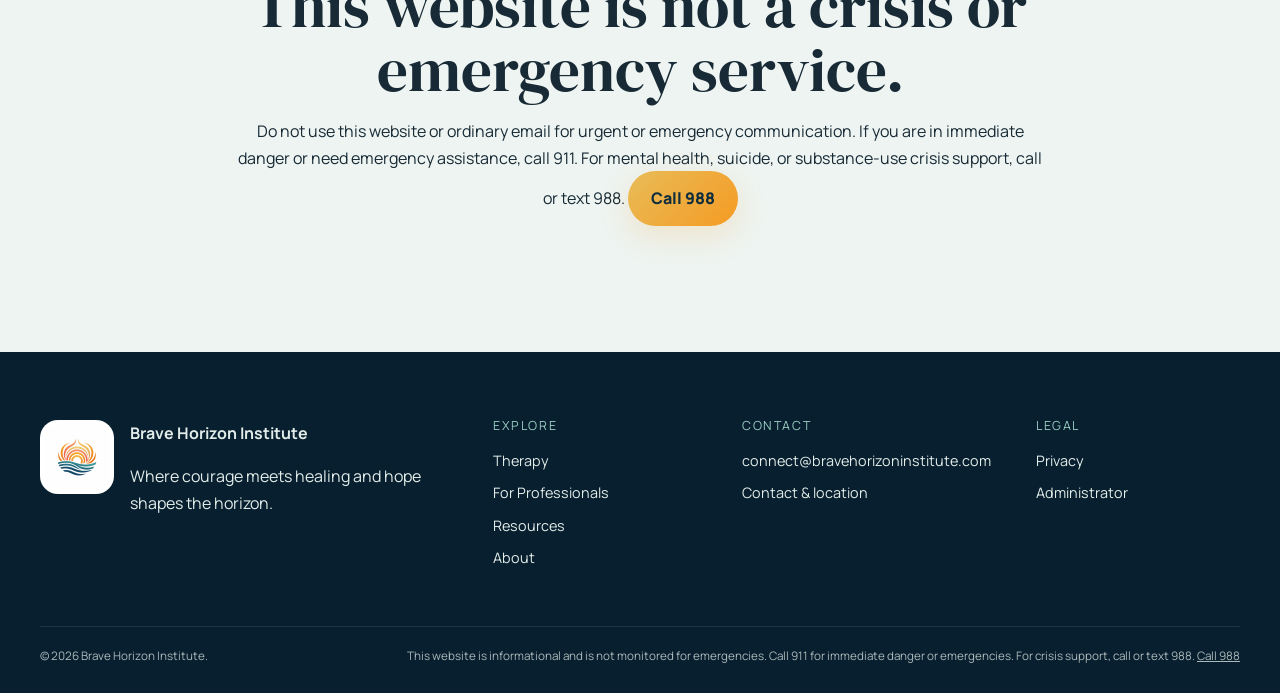
<file: contact.html>
<!doctype html>
<html lang="en">
<head>
  <meta charset="utf-8">
  <meta name="viewport" content="width=device-width,initial-scale=1">
  <title>Contact | Brave Horizon Institute</title>
  <meta name="description" content="Contact Brave Horizon Institute for therapy scheduling, professional supervision, education, training, or consulting.">
  <meta name="theme-color" content="#123b56">
  <link rel="preconnect" href="https://fonts.googleapis.com">
  <link rel="preconnect" href="https://fonts.gstatic.com" crossorigin>
  <link href="https://fonts.googleapis.com/css2?family=DM+Serif+Display&family=Manrope:wght@400;500;600;700&display=swap" rel="stylesheet">
  <link rel="stylesheet" href="assets/css/styles.css">
  <link rel="icon" type="image/png" href="assets/images/brave-horizon-logo-soft.png">
</head>
<body>
<a class="skip-link" href="#main">Skip to content</a>

<header class="site-header" data-header>
  <div class="container nav-shell">
    <a class="brand" href="index.html" aria-label="Brave Horizon Institute home">
      <img src="assets/images/brave-horizon-logo-primary.png" alt="" class="brand-logo">
      <span class="brand-wordmark"><strong>Brave Horizon</strong><small>Institute</small></span>
    </a>
    <button class="nav-toggle" aria-expanded="false" aria-controls="site-nav">Menu</button>
    <nav id="site-nav" class="site-nav" aria-label="Primary navigation">
      <a href="therapy.html">Therapy</a>
      <a href="professionals.html">For Professionals</a>
      <a href="resources.html">Education & Resources</a>
      <a href="about.html">About</a>
      <a href="contact.html">Contact</a>
      <a class="button button-small" href="consultation.html">Request a Consultation</a>
    </nav>
  </div>
</header>

<main id="main">
<section class="page-hero contact-hero"><div class="container narrow"><p class="eyebrow">Contact</p><h1>Start with the path that fits what you need.</h1><p class="lead">For therapy, request a consultation. For professional services, education, or general business questions, contact Brave Horizon Institute directly.</p></div></section>
<section class="section light-section"><div class="container audience-grid">
  <div class="audience-card"><p class="card-kicker">Therapy</p><h2>Clinical Services</h2><p><strong>Telehealth only:</strong> Brave Horizon Institute currently provides therapy exclusively through secure telehealth appointments. In-person therapy is not available at this time.</p><p>Use the consultation request pathway for therapy-related scheduling. Do not send confidential health information through ordinary email.</p><a class="button" href="consultation.html">Request a Consultation</a></div>
  <div class="audience-card dark-card"><p class="card-kicker">Professional / Business</p><h2>Institute Inquiries</h2><p>For supervision, workshops, consultation, education, media, partnerships, or general questions.</p><a class="button button-light" href="mailto:connect@bravehorizoninstitute.com">connect@bravehorizoninstitute.com</a></div>
</div></section>
<section class="section soft-section"><div class="container narrow centered"><p class="eyebrow">Important</p><h2>This website is not a crisis or emergency service.</h2><p>Do not use this website or ordinary email for urgent or emergency communication. If you are in immediate danger or need emergency assistance, call 911. For mental health, suicide, or substance-use crisis support, call or text 988. <a class="button crisis-button" href="tel:988">Call 988</a></p></div></section>
</main>

<footer class="site-footer">
  <div class="container footer-grid">
    <div class="footer-brand">
      <img src="assets/images/brave-horizon-logo-primary.png" alt="" class="footer-logo">
      <div><strong>Brave Horizon Institute</strong><p>Where courage meets healing and hope shapes the horizon.</p></div>
    </div>
    <div><h3>Explore</h3><a href="therapy.html">Therapy</a><a href="professionals.html">For Professionals</a><a href="resources.html">Resources</a><a href="about.html">About</a></div>
    <div><h3>Contact</h3><a href="mailto:connect@bravehorizoninstitute.com">connect@bravehorizoninstitute.com</a><a href="contact.html">Contact & location</a></div>
    <div><h3>Legal</h3><a href="privacy.html">Privacy</a><a href="admin.html">Administrator</a></div>
  </div>
  <div class="container footer-bottom">
    <span>© <span data-year></span> Brave Horizon Institute.</span>
    <span>This website is informational and is not monitored for emergencies. Call 911 for immediate danger or emergencies. For crisis support, call or text 988. <a href="tel:988">Call 988</a></span>
  </div>
</footer>
<script src="assets/js/config.js"></script>
<script src="assets/js/site.js"></script>


</body></html>
</file>
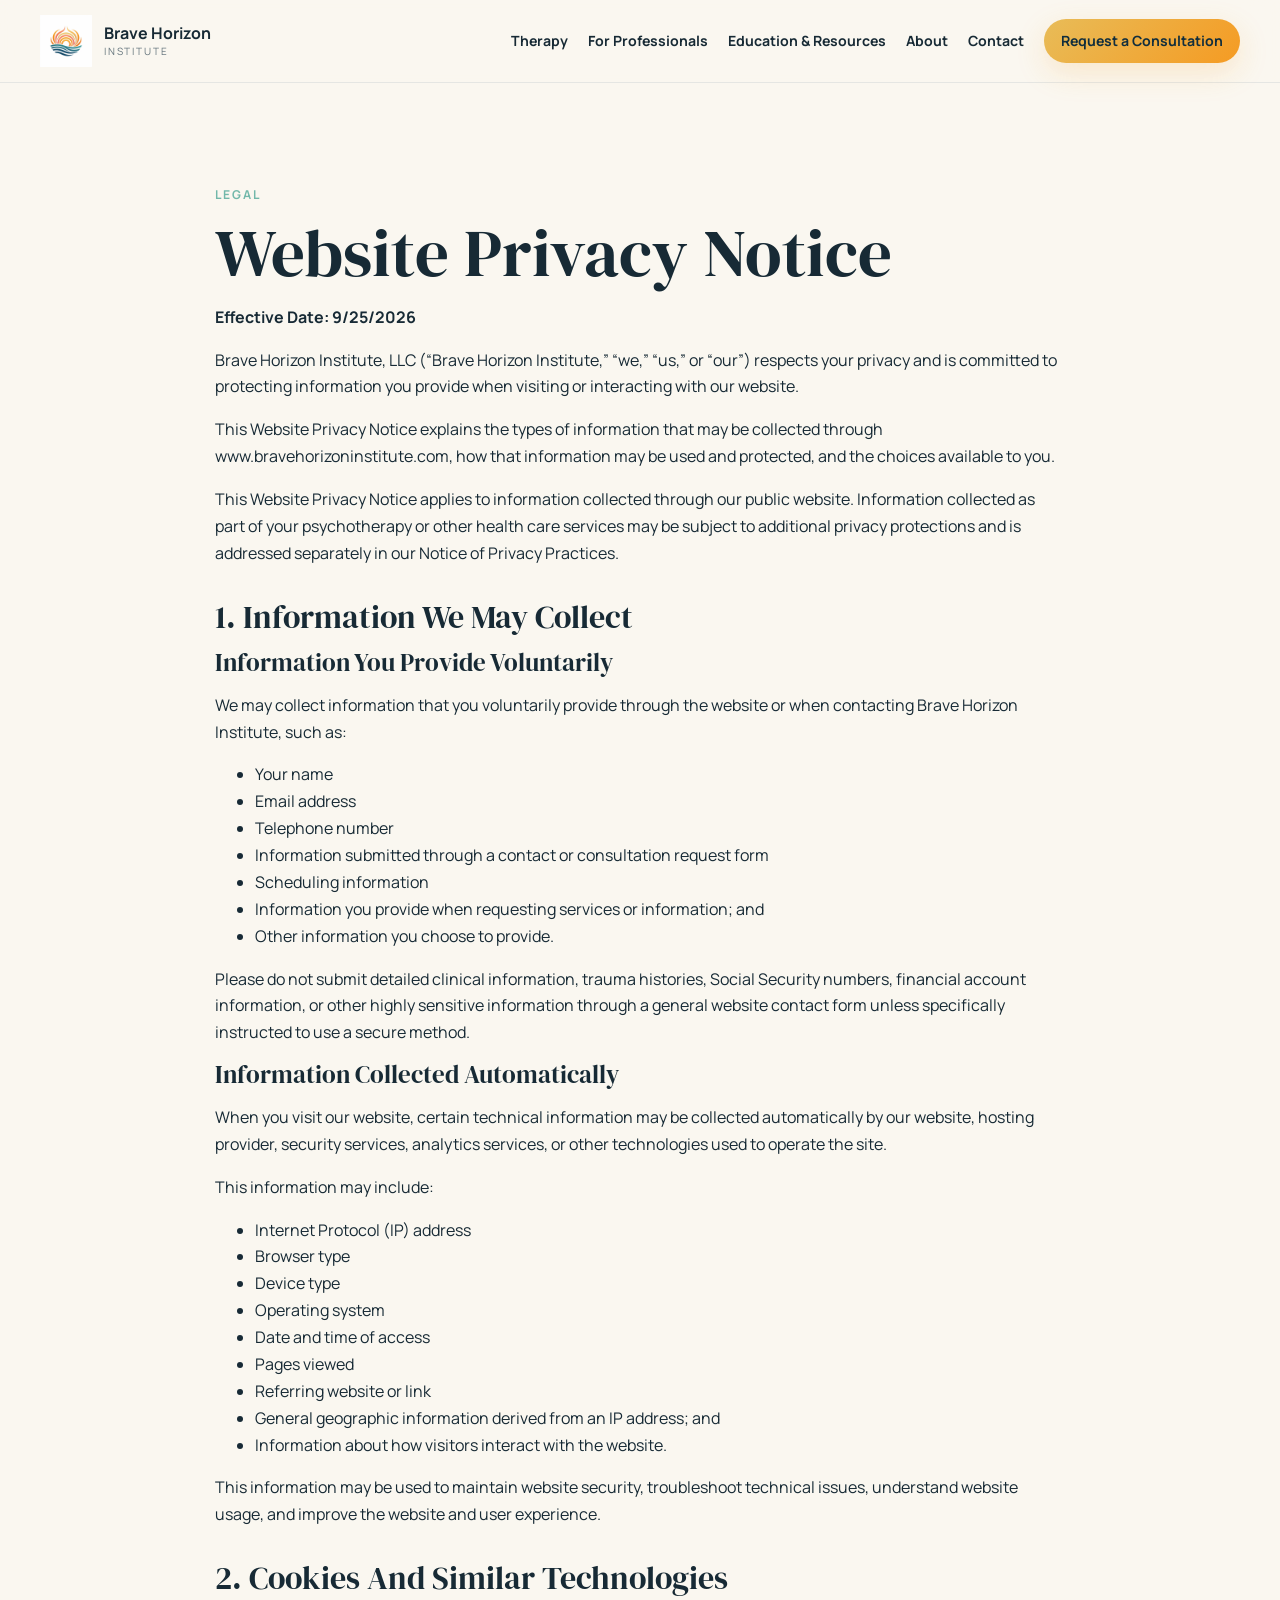
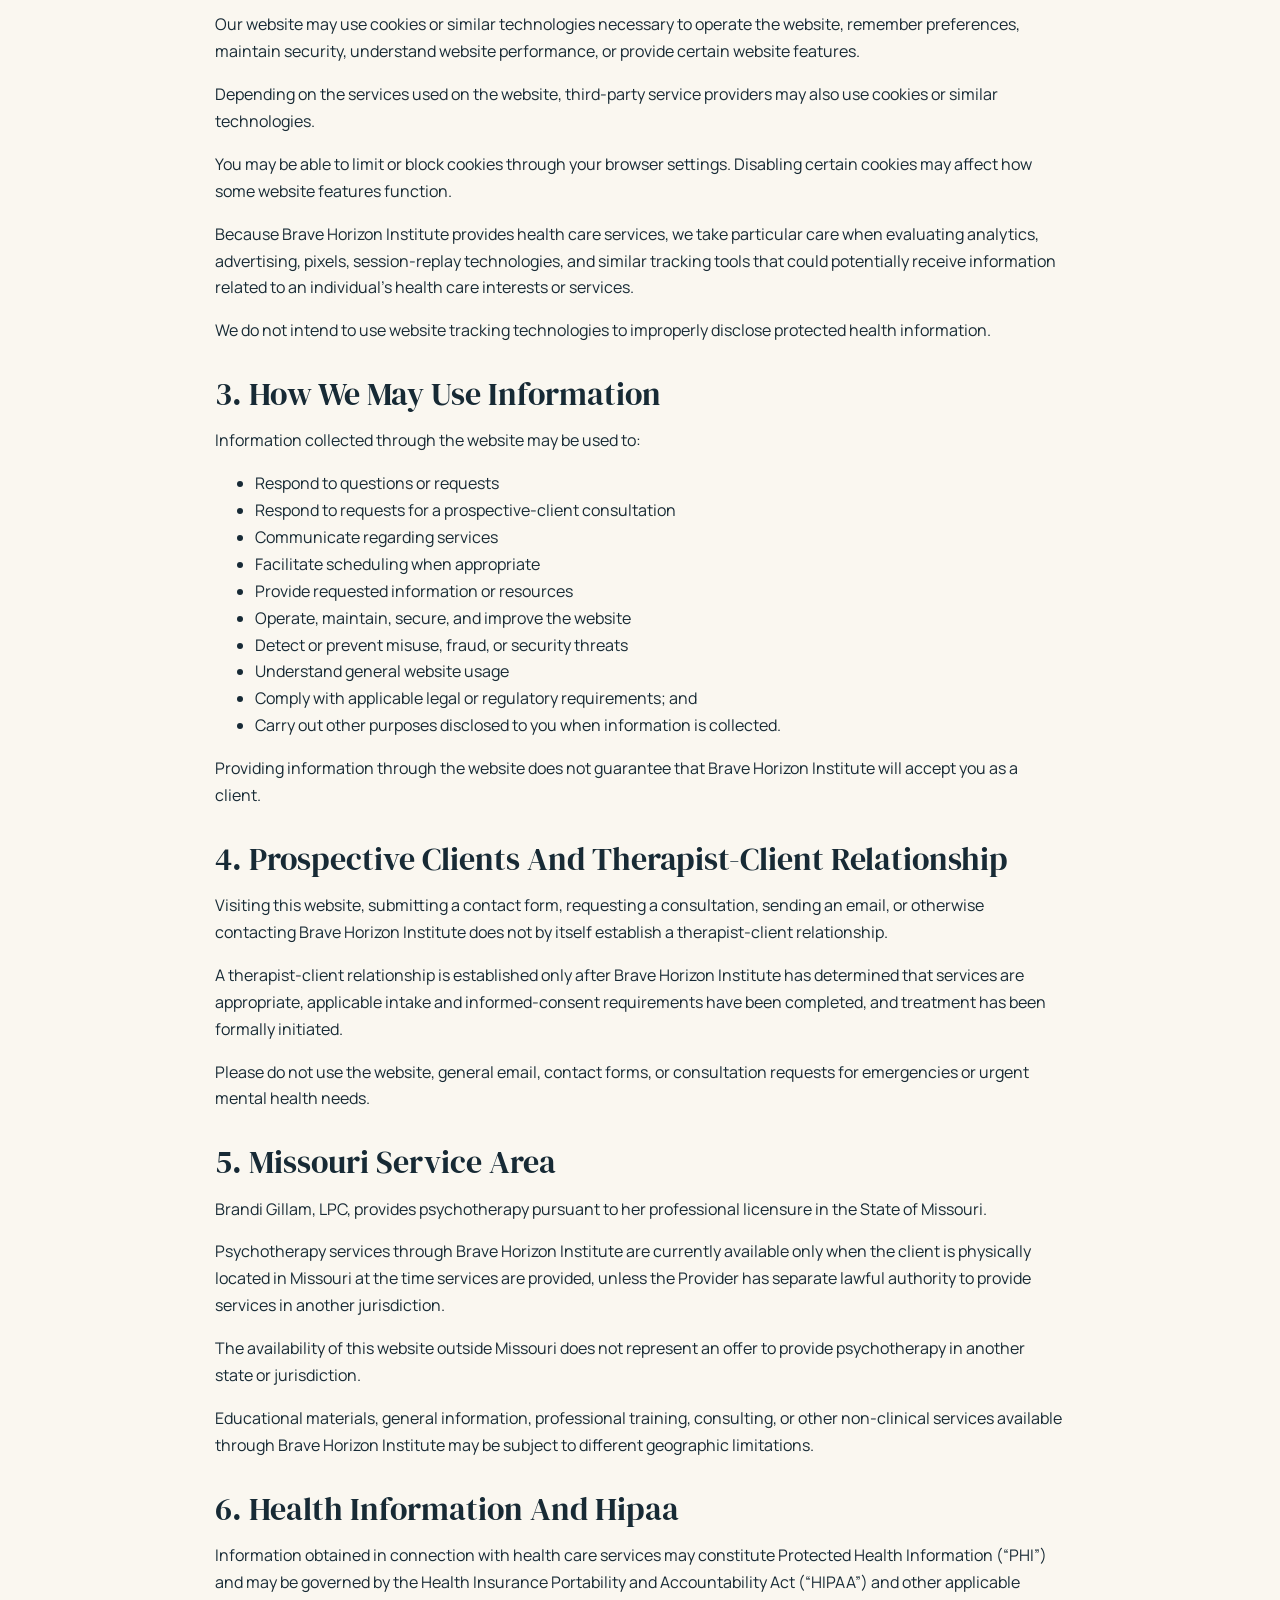
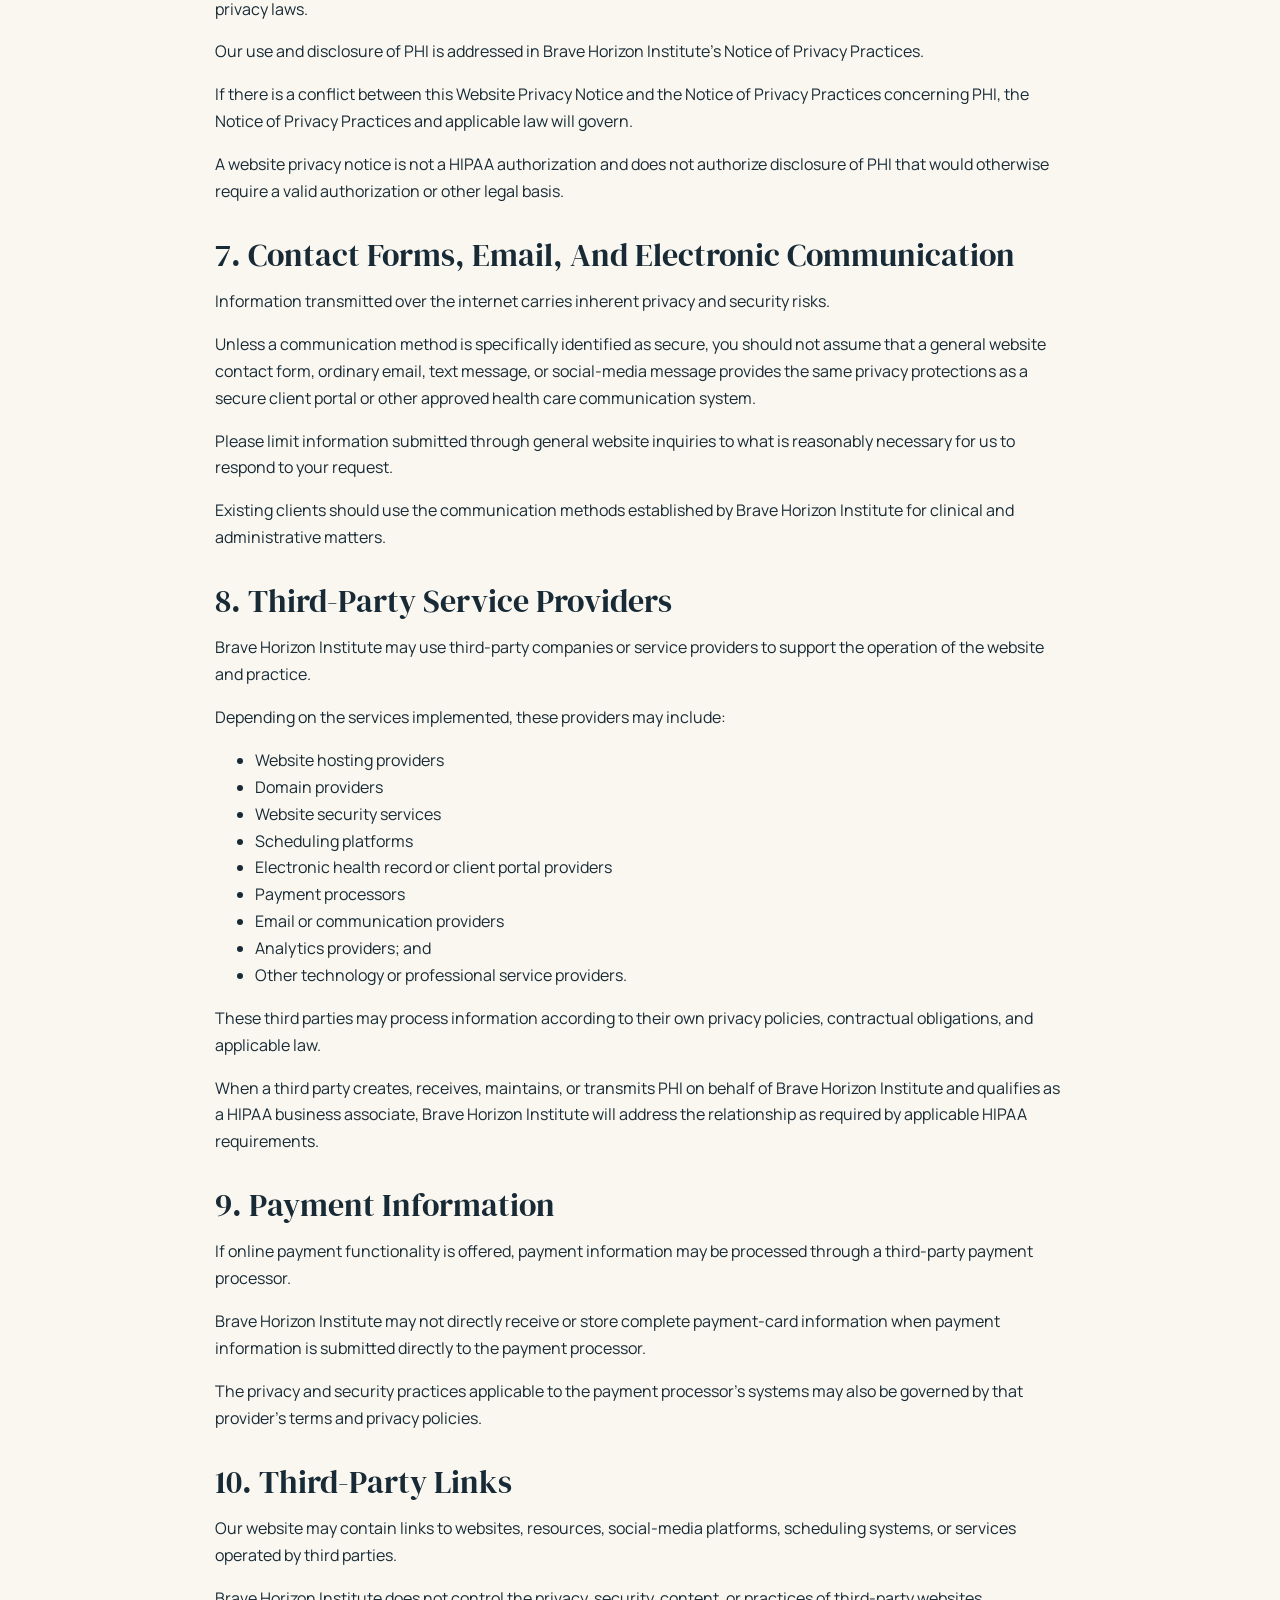
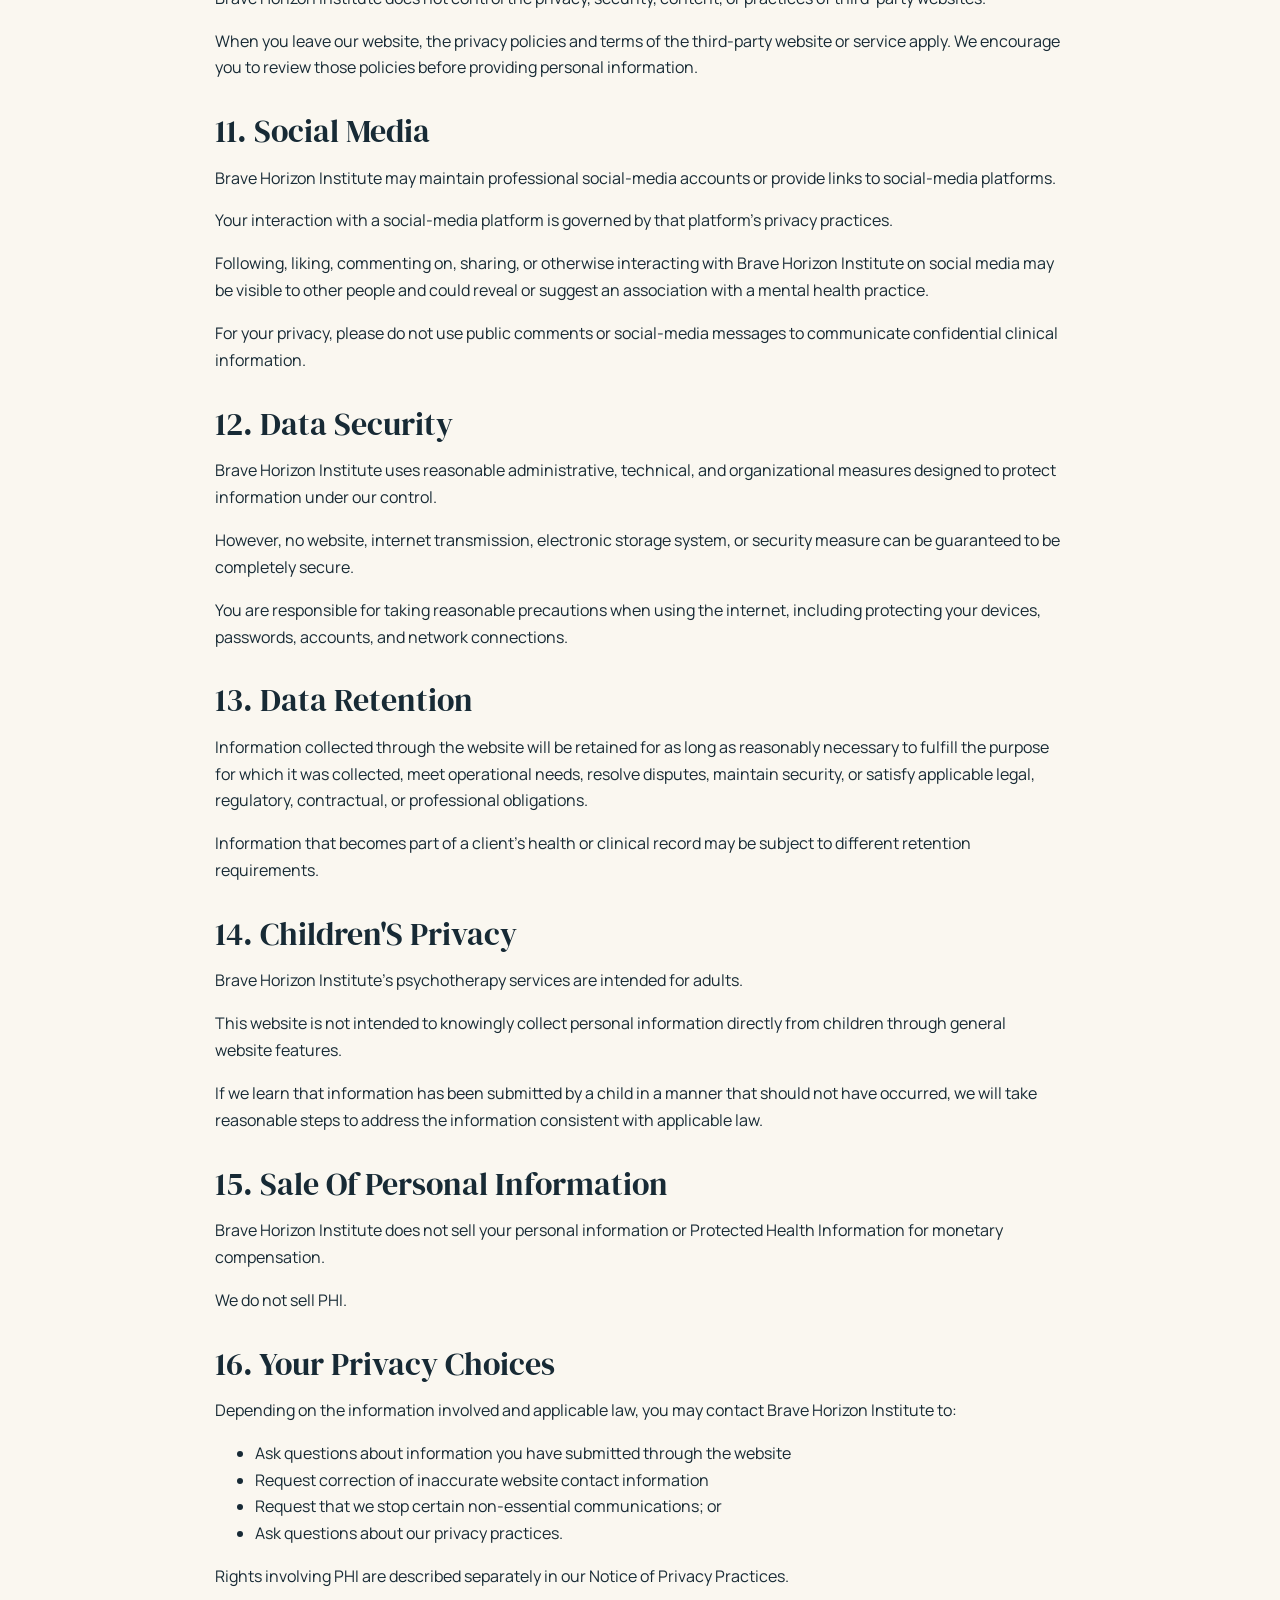
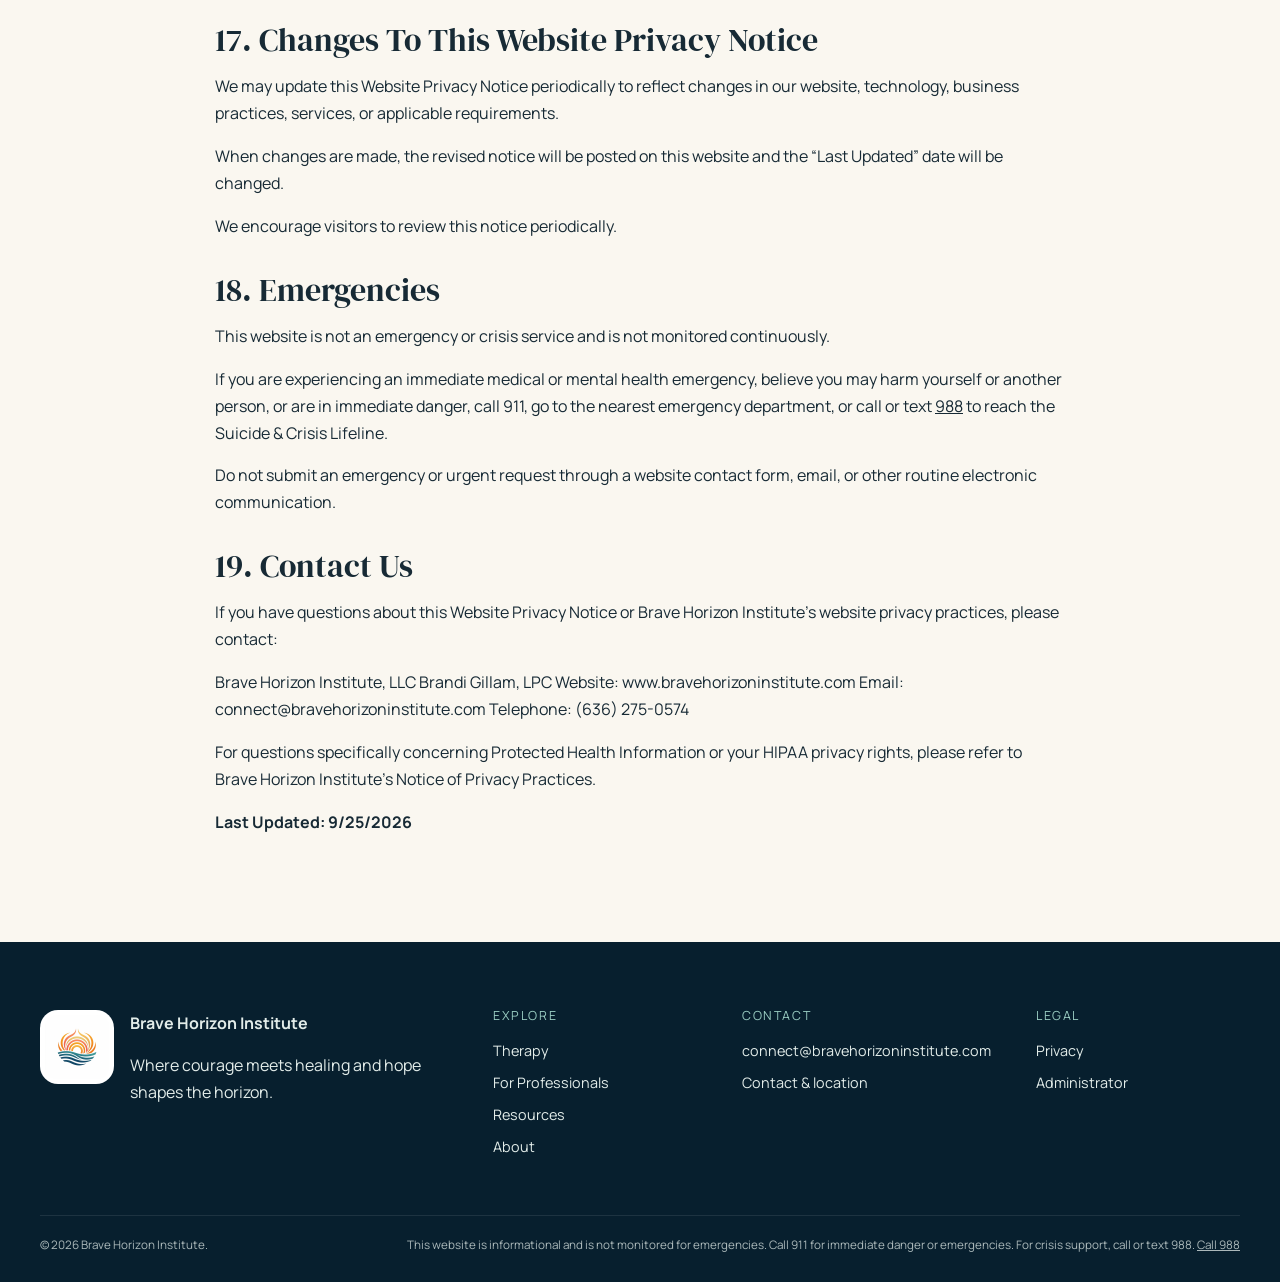
<file: privacy.html>
<!doctype html>
<html lang="en">
<head>
  <meta charset="utf-8">
  <meta name="viewport" content="width=device-width,initial-scale=1">
  <title>Privacy | Brave Horizon Institute</title>
  <meta name="description" content="Website privacy information for Brave Horizon Institute.">
  <meta name="theme-color" content="#123b56">
  <link rel="preconnect" href="https://fonts.googleapis.com">
  <link rel="preconnect" href="https://fonts.gstatic.com" crossorigin>
  <link href="https://fonts.googleapis.com/css2?family=DM+Serif+Display&family=Manrope:wght@400;500;600;700&display=swap" rel="stylesheet">
  <link rel="stylesheet" href="assets/css/styles.css">
  <link rel="icon" type="image/png" href="assets/images/brave-horizon-logo-soft.png">
</head>
<body>
<a class="skip-link" href="#main">Skip to content</a>

<header class="site-header" data-header>
  <div class="container nav-shell">
    <a class="brand" href="index.html" aria-label="Brave Horizon Institute home">
      <img src="assets/images/brave-horizon-logo-primary.png" alt="" class="brand-logo">
      <span class="brand-wordmark"><strong>Brave Horizon</strong><small>Institute</small></span>
    </a>
    <button class="nav-toggle" aria-expanded="false" aria-controls="site-nav">Menu</button>
    <nav id="site-nav" class="site-nav" aria-label="Primary navigation">
      <a href="therapy.html">Therapy</a>
      <a href="professionals.html">For Professionals</a>
      <a href="resources.html">Education & Resources</a>
      <a href="about.html">About</a>
      <a href="contact.html">Contact</a>
      <a class="button button-small" href="consultation.html">Request a Consultation</a>
    </nav>
  </div>
</header>

<main id="main">
<section class="legal-page container">
<p class="eyebrow">Legal</p>
<h1>Website Privacy Notice</h1>
<p><strong>Effective Date: 9/25/2026</strong></p>
<p>Brave Horizon Institute, LLC (“Brave Horizon Institute,” “we,” “us,” or “our”) respects your privacy and is committed to protecting information you provide when visiting or interacting with our website.</p>
<p>This Website Privacy Notice explains the types of information that may be collected through www.bravehorizoninstitute.com, how that information may be used and protected, and the choices available to you.</p>
<p>This Website Privacy Notice applies to information collected through our public website. Information collected as part of your psychotherapy or other health care services may be subject to additional privacy protections and is addressed separately in our Notice of Privacy Practices.</p>
<h2>1. Information We May Collect</h2>
<h3>Information You Provide Voluntarily</h3>
<p>We may collect information that you voluntarily provide through the website or when contacting Brave Horizon Institute, such as:</p>
<ul>
<li>Your name</li>
<li>Email address</li>
<li>Telephone number</li>
<li>Information submitted through a contact or consultation request form</li>
<li>Scheduling information</li>
<li>Information you provide when requesting services or information; and</li>
<li>Other information you choose to provide.</li>
</ul>
<p>Please do not submit detailed clinical information, trauma histories, Social Security numbers, financial account information, or other highly sensitive information through a general website contact form unless specifically instructed to use a secure method.</p>
<h3>Information Collected Automatically</h3>
<p>When you visit our website, certain technical information may be collected automatically by our website, hosting provider, security services, analytics services, or other technologies used to operate the site.</p>
<p>This information may include:</p>
<ul>
<li>Internet Protocol (IP) address</li>
<li>Browser type</li>
<li>Device type</li>
<li>Operating system</li>
<li>Date and time of access</li>
<li>Pages viewed</li>
<li>Referring website or link</li>
<li>General geographic information derived from an IP address; and</li>
<li>Information about how visitors interact with the website.</li>
</ul>
<p>This information may be used to maintain website security, troubleshoot technical issues, understand website usage, and improve the website and user experience.</p>
<h2>2. Cookies And Similar Technologies</h2>
<p>Our website may use cookies or similar technologies necessary to operate the website, remember preferences, maintain security, understand website performance, or provide certain website features.</p>
<p>Depending on the services used on the website, third-party service providers may also use cookies or similar technologies.</p>
<p>You may be able to limit or block cookies through your browser settings. Disabling certain cookies may affect how some website features function.</p>
<p>Because Brave Horizon Institute provides health care services, we take particular care when evaluating analytics, advertising, pixels, session-replay technologies, and similar tracking tools that could potentially receive information related to an individual&#x27;s health care interests or services.</p>
<p>We do not intend to use website tracking technologies to improperly disclose protected health information.</p>
<h2>3. How We May Use Information</h2>
<p>Information collected through the website may be used to:</p>
<ul>
<li>Respond to questions or requests</li>
<li>Respond to requests for a prospective-client consultation</li>
<li>Communicate regarding services</li>
<li>Facilitate scheduling when appropriate</li>
<li>Provide requested information or resources</li>
<li>Operate, maintain, secure, and improve the website</li>
<li>Detect or prevent misuse, fraud, or security threats</li>
<li>Understand general website usage</li>
<li>Comply with applicable legal or regulatory requirements; and</li>
<li>Carry out other purposes disclosed to you when information is collected.</li>
</ul>
<p>Providing information through the website does not guarantee that Brave Horizon Institute will accept you as a client.</p>
<h2>4. Prospective Clients And Therapist-Client Relationship</h2>
<p>Visiting this website, submitting a contact form, requesting a consultation, sending an email, or otherwise contacting Brave Horizon Institute does not by itself establish a therapist-client relationship.</p>
<p>A therapist-client relationship is established only after Brave Horizon Institute has determined that services are appropriate, applicable intake and informed-consent requirements have been completed, and treatment has been formally initiated.</p>
<p>Please do not use the website, general email, contact forms, or consultation requests for emergencies or urgent mental health needs.</p>
<h2>5. Missouri Service Area</h2>
<p>Brandi Gillam, LPC, provides psychotherapy pursuant to her professional licensure in the State of Missouri.</p>
<p>Psychotherapy services through Brave Horizon Institute are currently available only when the client is physically located in Missouri at the time services are provided, unless the Provider has separate lawful authority to provide services in another jurisdiction.</p>
<p>The availability of this website outside Missouri does not represent an offer to provide psychotherapy in another state or jurisdiction.</p>
<p>Educational materials, general information, professional training, consulting, or other non-clinical services available through Brave Horizon Institute may be subject to different geographic limitations.</p>
<h2>6. Health Information And Hipaa</h2>
<p>Information obtained in connection with health care services may constitute Protected Health Information (“PHI”) and may be governed by the Health Insurance Portability and Accountability Act (“HIPAA”) and other applicable privacy laws.</p>
<p>Our use and disclosure of PHI is addressed in Brave Horizon Institute&#x27;s Notice of Privacy Practices.</p>
<p>If there is a conflict between this Website Privacy Notice and the Notice of Privacy Practices concerning PHI, the Notice of Privacy Practices and applicable law will govern.</p>
<p>A website privacy notice is not a HIPAA authorization and does not authorize disclosure of PHI that would otherwise require a valid authorization or other legal basis.</p>
<h2>7. Contact Forms, Email, And Electronic Communication</h2>
<p>Information transmitted over the internet carries inherent privacy and security risks.</p>
<p>Unless a communication method is specifically identified as secure, you should not assume that a general website contact form, ordinary email, text message, or social-media message provides the same privacy protections as a secure client portal or other approved health care communication system.</p>
<p>Please limit information submitted through general website inquiries to what is reasonably necessary for us to respond to your request.</p>
<p>Existing clients should use the communication methods established by Brave Horizon Institute for clinical and administrative matters.</p>
<h2>8. Third-Party Service Providers</h2>
<p>Brave Horizon Institute may use third-party companies or service providers to support the operation of the website and practice.</p>
<p>Depending on the services implemented, these providers may include:</p>
<ul>
<li>Website hosting providers</li>
<li>Domain providers</li>
<li>Website security services</li>
<li>Scheduling platforms</li>
<li>Electronic health record or client portal providers</li>
<li>Payment processors</li>
<li>Email or communication providers</li>
<li>Analytics providers; and</li>
<li>Other technology or professional service providers.</li>
</ul>
<p>These third parties may process information according to their own privacy policies, contractual obligations, and applicable law.</p>
<p>When a third party creates, receives, maintains, or transmits PHI on behalf of Brave Horizon Institute and qualifies as a HIPAA business associate, Brave Horizon Institute will address the relationship as required by applicable HIPAA requirements.</p>
<h2>9. Payment Information</h2>
<p>If online payment functionality is offered, payment information may be processed through a third-party payment processor.</p>
<p>Brave Horizon Institute may not directly receive or store complete payment-card information when payment information is submitted directly to the payment processor.</p>
<p>The privacy and security practices applicable to the payment processor&#x27;s systems may also be governed by that provider&#x27;s terms and privacy policies.</p>
<h2>10. Third-Party Links</h2>
<p>Our website may contain links to websites, resources, social-media platforms, scheduling systems, or services operated by third parties.</p>
<p>Brave Horizon Institute does not control the privacy, security, content, or practices of third-party websites.</p>
<p>When you leave our website, the privacy policies and terms of the third-party website or service apply. We encourage you to review those policies before providing personal information.</p>
<h2>11. Social Media</h2>
<p>Brave Horizon Institute may maintain professional social-media accounts or provide links to social-media platforms.</p>
<p>Your interaction with a social-media platform is governed by that platform&#x27;s privacy practices.</p>
<p>Following, liking, commenting on, sharing, or otherwise interacting with Brave Horizon Institute on social media may be visible to other people and could reveal or suggest an association with a mental health practice.</p>
<p>For your privacy, please do not use public comments or social-media messages to communicate confidential clinical information.</p>
<h2>12. Data Security</h2>
<p>Brave Horizon Institute uses reasonable administrative, technical, and organizational measures designed to protect information under our control.</p>
<p>However, no website, internet transmission, electronic storage system, or security measure can be guaranteed to be completely secure.</p>
<p>You are responsible for taking reasonable precautions when using the internet, including protecting your devices, passwords, accounts, and network connections.</p>
<h2>13. Data Retention</h2>
<p>Information collected through the website will be retained for as long as reasonably necessary to fulfill the purpose for which it was collected, meet operational needs, resolve disputes, maintain security, or satisfy applicable legal, regulatory, contractual, or professional obligations.</p>
<p>Information that becomes part of a client&#x27;s health or clinical record may be subject to different retention requirements.</p>
<h2>14. Children&#x27;S Privacy</h2>
<p>Brave Horizon Institute&#x27;s psychotherapy services are intended for adults.</p>
<p>This website is not intended to knowingly collect personal information directly from children through general website features.</p>
<p>If we learn that information has been submitted by a child in a manner that should not have occurred, we will take reasonable steps to address the information consistent with applicable law.</p>
<h2>15. Sale Of Personal Information</h2>
<p>Brave Horizon Institute does not sell your personal information or Protected Health Information for monetary compensation.</p>
<p>We do not sell PHI.</p>
<h2>16. Your Privacy Choices</h2>
<p>Depending on the information involved and applicable law, you may contact Brave Horizon Institute to:</p>
<ul>
<li>Ask questions about information you have submitted through the website</li>
<li>Request correction of inaccurate website contact information</li>
<li>Request that we stop certain non-essential communications; or</li>
<li>Ask questions about our privacy practices.</li>
</ul>
<p>Rights involving PHI are described separately in our Notice of Privacy Practices.</p>
<h2>17. Changes To This Website Privacy Notice</h2>
<p>We may update this Website Privacy Notice periodically to reflect changes in our website, technology, business practices, services, or applicable requirements.</p>
<p>When changes are made, the revised notice will be posted on this website and the “Last Updated” date will be changed.</p>
<p>We encourage visitors to review this notice periodically.</p>
<h2>18. Emergencies</h2>
<p>This website is not an emergency or crisis service and is not monitored continuously.</p>
<p>If you are experiencing an immediate medical or mental health emergency, believe you may harm yourself or another person, or are in immediate danger, call 911, go to the nearest emergency department, or call or text <a href="tel:988">988</a> to reach the Suicide &amp; Crisis Lifeline.</p>
<p>Do not submit an emergency or urgent request through a website contact form, email, or other routine electronic communication.</p>
<h2>19. Contact Us</h2>
<p>If you have questions about this Website Privacy Notice or Brave Horizon Institute&#x27;s website privacy practices, please contact:</p>
<p>Brave Horizon Institute, LLC
Brandi Gillam, LPC
Website: www.bravehorizoninstitute.com
Email: connect@bravehorizoninstitute.com
Telephone: (636) 275-0574</p>
<p>For questions specifically concerning Protected Health Information or your HIPAA privacy rights, please refer to Brave Horizon Institute&#x27;s Notice of Privacy Practices.</p>
<p><strong>Last Updated: 9/25/2026</strong></p>
</section>
</main>

<footer class="site-footer">
  <div class="container footer-grid">
    <div class="footer-brand">
      <img src="assets/images/brave-horizon-logo-primary.png" alt="" class="footer-logo">
      <div><strong>Brave Horizon Institute</strong><p>Where courage meets healing and hope shapes the horizon.</p></div>
    </div>
    <div><h3>Explore</h3><a href="therapy.html">Therapy</a><a href="professionals.html">For Professionals</a><a href="resources.html">Resources</a><a href="about.html">About</a></div>
    <div><h3>Contact</h3><a href="mailto:connect@bravehorizoninstitute.com">connect@bravehorizoninstitute.com</a><a href="contact.html">Contact & location</a></div>
    <div><h3>Legal</h3><a href="privacy.html">Privacy</a><a href="admin.html">Administrator</a></div>
  </div>
  <div class="container footer-bottom">
    <span>© <span data-year></span> Brave Horizon Institute.</span>
    <span>This website is informational and is not monitored for emergencies. Call 911 for immediate danger or emergencies. For crisis support, call or text 988. <a href="tel:988">Call 988</a></span>
  </div>
</footer>
<script src="assets/js/config.js"></script>
<script src="assets/js/site.js"></script>


</body></html>
</file>
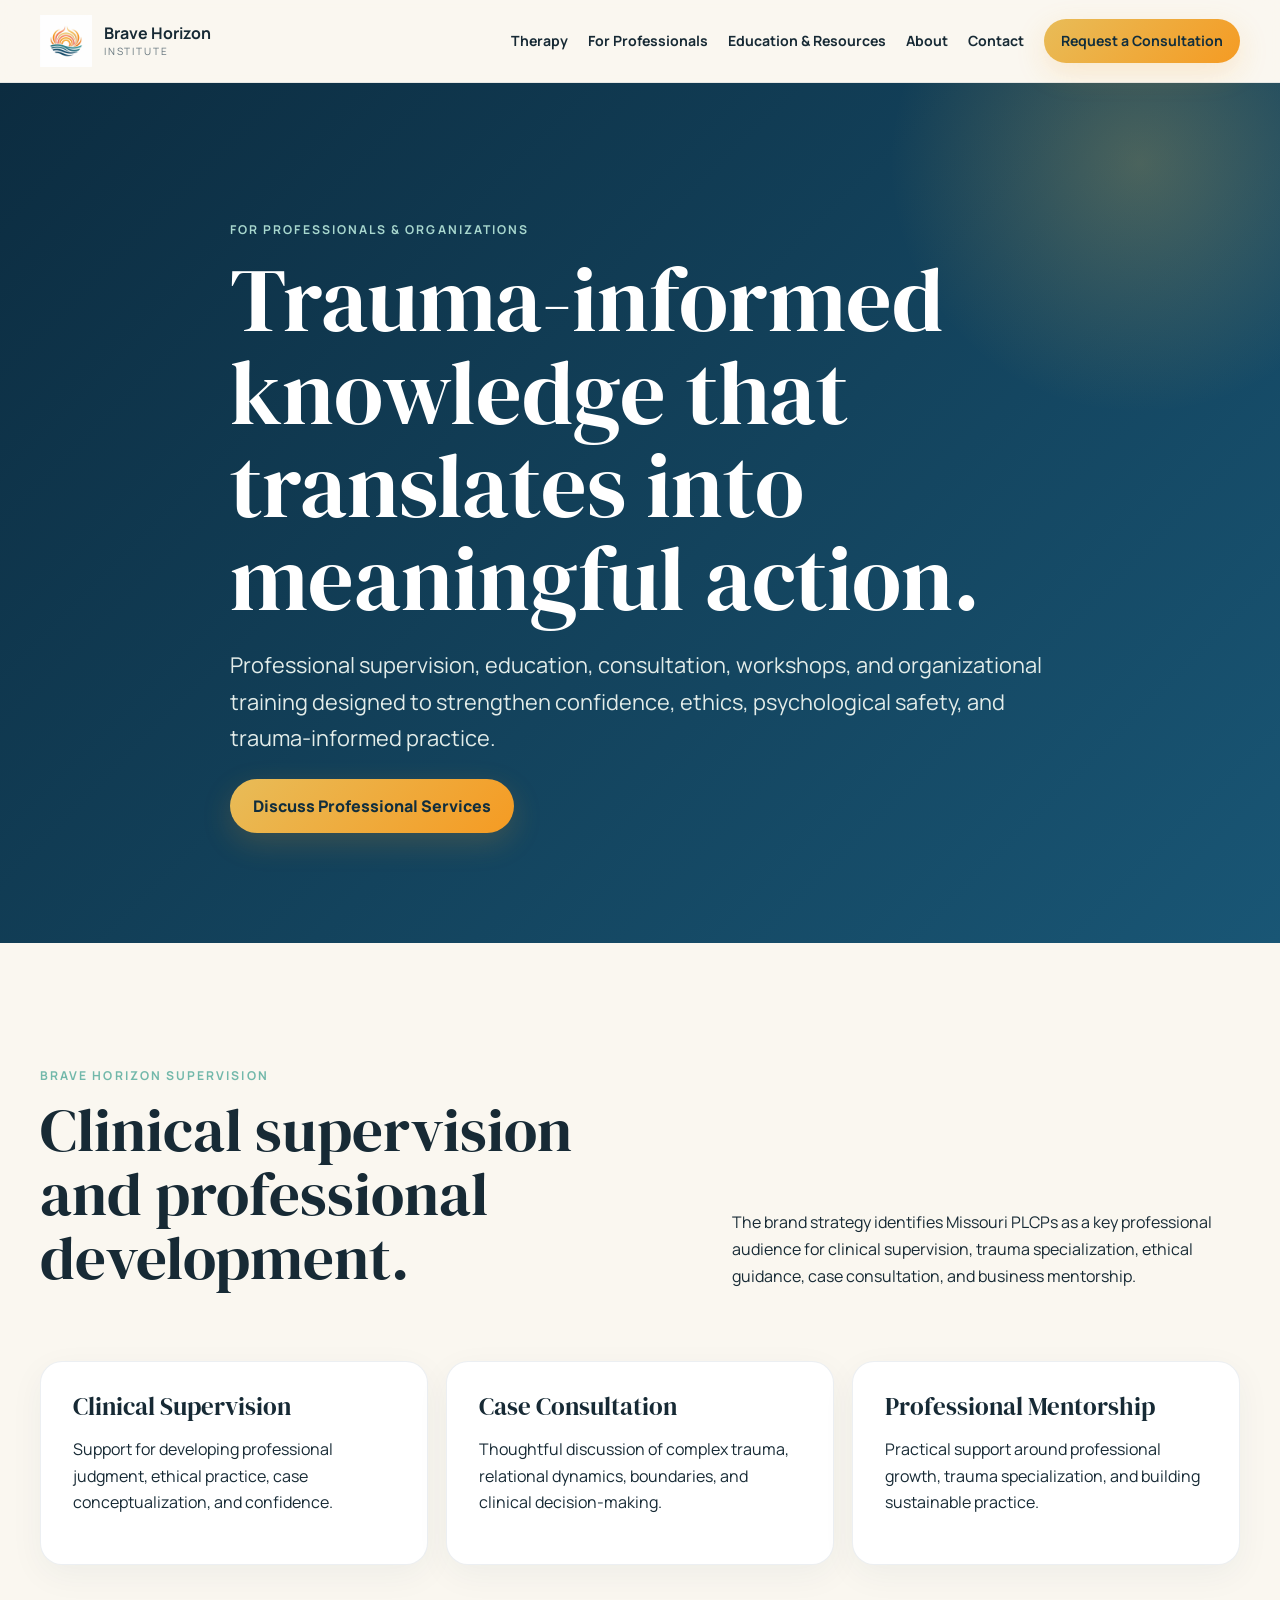
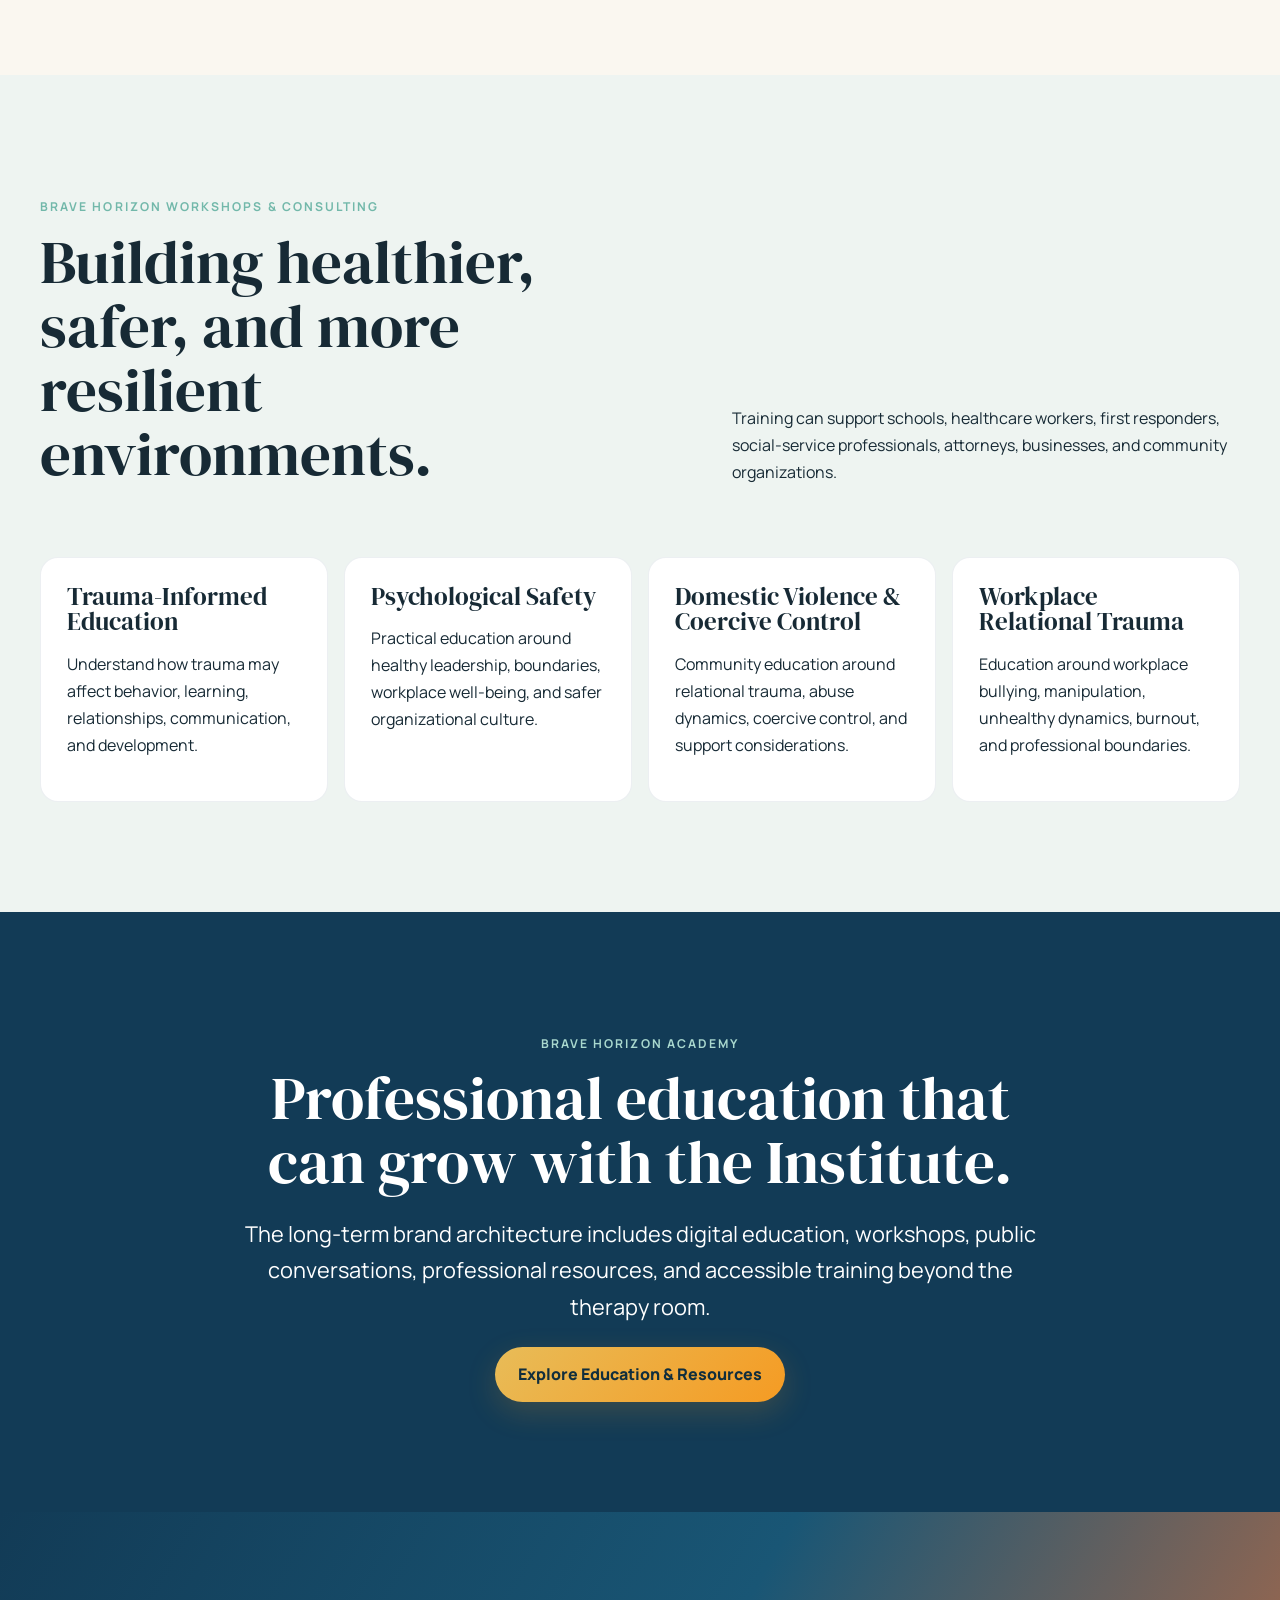
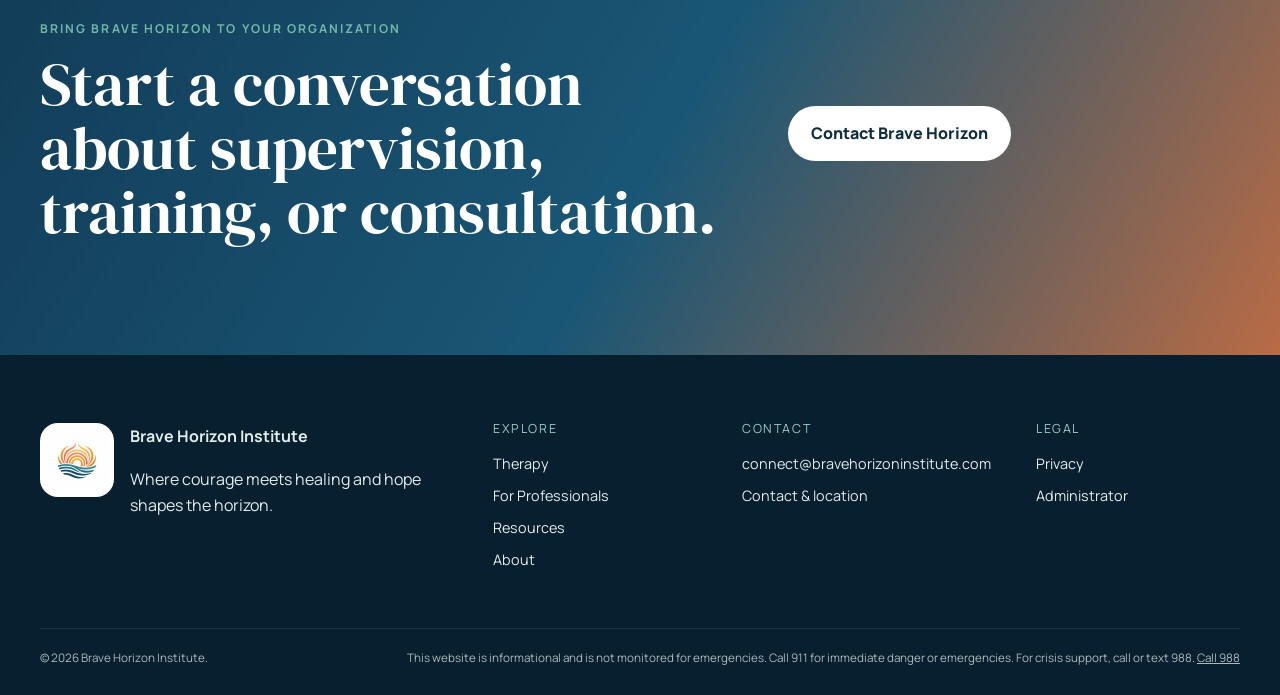
<file: professionals.html>
<!doctype html>
<html lang="en">
<head>
  <meta charset="utf-8">
  <meta name="viewport" content="width=device-width,initial-scale=1">
  <title>For Professionals | Brave Horizon Institute</title>
  <meta name="description" content="Clinical supervision, trauma-informed education, workshops, consultation, and professional development.">
  <meta name="theme-color" content="#123b56">
  <link rel="preconnect" href="https://fonts.googleapis.com">
  <link rel="preconnect" href="https://fonts.gstatic.com" crossorigin>
  <link href="https://fonts.googleapis.com/css2?family=DM+Serif+Display&family=Manrope:wght@400;500;600;700&display=swap" rel="stylesheet">
  <link rel="stylesheet" href="assets/css/styles.css">
  <link rel="icon" type="image/png" href="assets/images/brave-horizon-logo-soft.png">
</head>
<body>
<a class="skip-link" href="#main">Skip to content</a>

<header class="site-header" data-header>
  <div class="container nav-shell">
    <a class="brand" href="index.html" aria-label="Brave Horizon Institute home">
      <img src="assets/images/brave-horizon-logo-primary.png" alt="" class="brand-logo">
      <span class="brand-wordmark"><strong>Brave Horizon</strong><small>Institute</small></span>
    </a>
    <button class="nav-toggle" aria-expanded="false" aria-controls="site-nav">Menu</button>
    <nav id="site-nav" class="site-nav" aria-label="Primary navigation">
      <a href="therapy.html">Therapy</a>
      <a href="professionals.html">For Professionals</a>
      <a href="resources.html">Education & Resources</a>
      <a href="about.html">About</a>
      <a href="contact.html">Contact</a>
      <a class="button button-small" href="consultation.html">Request a Consultation</a>
    </nav>
  </div>
</header>

<main id="main">
<section class="page-hero professional-hero">
  <div class="container narrow"><p class="eyebrow">For professionals & organizations</p><h1>Trauma-informed knowledge that translates into meaningful action.</h1><p class="lead">Professional supervision, education, consultation, workshops, and organizational training designed to strengthen confidence, ethics, psychological safety, and trauma-informed practice.</p><a class="button" href="contact.html">Discuss Professional Services</a></div>
</section>
<section class="section light-section">
  <div class="container section-heading"><div><p class="eyebrow">Brave Horizon Supervision</p><h2>Clinical supervision and professional development.</h2></div><p>The brand strategy identifies Missouri PLCPs as a key professional audience for clinical supervision, trauma specialization, ethical guidance, case consultation, and business mentorship.</p></div>
  <div class="container feature-grid three">
    <article class="feature-card"><h3>Clinical Supervision</h3><p>Support for developing professional judgment, ethical practice, case conceptualization, and confidence.</p></article>
    <article class="feature-card"><h3>Case Consultation</h3><p>Thoughtful discussion of complex trauma, relational dynamics, boundaries, and clinical decision-making.</p></article>
    <article class="feature-card"><h3>Professional Mentorship</h3><p>Practical support around professional growth, trauma specialization, and building sustainable practice.</p></article>
  </div>
</section>
<section class="section soft-section">
  <div class="container section-heading"><div><p class="eyebrow">Brave Horizon Workshops & Consulting</p><h2>Building healthier, safer, and more resilient environments.</h2></div><p>Training can support schools, healthcare workers, first responders, social-service professionals, attorneys, businesses, and community organizations.</p></div>
  <div class="container ecosystem-grid">
    <article><h3>Trauma-Informed Education</h3><p>Understand how trauma may affect behavior, learning, relationships, communication, and development.</p></article>
    <article><h3>Psychological Safety</h3><p>Practical education around healthy leadership, boundaries, workplace well-being, and safer organizational culture.</p></article>
    <article><h3>Domestic Violence & Coercive Control</h3><p>Community education around relational trauma, abuse dynamics, coercive control, and support considerations.</p></article>
    <article><h3>Workplace Relational Trauma</h3><p>Education around workplace bullying, manipulation, unhealthy dynamics, burnout, and professional boundaries.</p></article>
  </div>
</section>
<section class="section dark-section"><div class="container narrow centered"><p class="eyebrow">Brave Horizon Academy</p><h2>Professional education that can grow with the Institute.</h2><p class="large-copy">The long-term brand architecture includes digital education, workshops, public conversations, professional resources, and accessible training beyond the therapy room.</p><a class="button" href="resources.html">Explore Education & Resources</a></div></section>
<section class="cta sunrise-cta"><div class="container cta-grid"><div><p class="eyebrow">Bring Brave Horizon to your organization</p><h2>Start a conversation about supervision, training, or consultation.</h2></div><div class="cta-actions"><a class="button button-light" href="contact.html">Contact Brave Horizon</a></div></div></section>
</main>

<footer class="site-footer">
  <div class="container footer-grid">
    <div class="footer-brand">
      <img src="assets/images/brave-horizon-logo-primary.png" alt="" class="footer-logo">
      <div><strong>Brave Horizon Institute</strong><p>Where courage meets healing and hope shapes the horizon.</p></div>
    </div>
    <div><h3>Explore</h3><a href="therapy.html">Therapy</a><a href="professionals.html">For Professionals</a><a href="resources.html">Resources</a><a href="about.html">About</a></div>
    <div><h3>Contact</h3><a href="mailto:connect@bravehorizoninstitute.com">connect@bravehorizoninstitute.com</a><a href="contact.html">Contact & location</a></div>
    <div><h3>Legal</h3><a href="privacy.html">Privacy</a><a href="admin.html">Administrator</a></div>
  </div>
  <div class="container footer-bottom">
    <span>© <span data-year></span> Brave Horizon Institute.</span>
    <span>This website is informational and is not monitored for emergencies. Call 911 for immediate danger or emergencies. For crisis support, call or text 988. <a href="tel:988">Call 988</a></span>
  </div>
</footer>
<script src="assets/js/config.js"></script>
<script src="assets/js/site.js"></script>


</body></html>
</file>
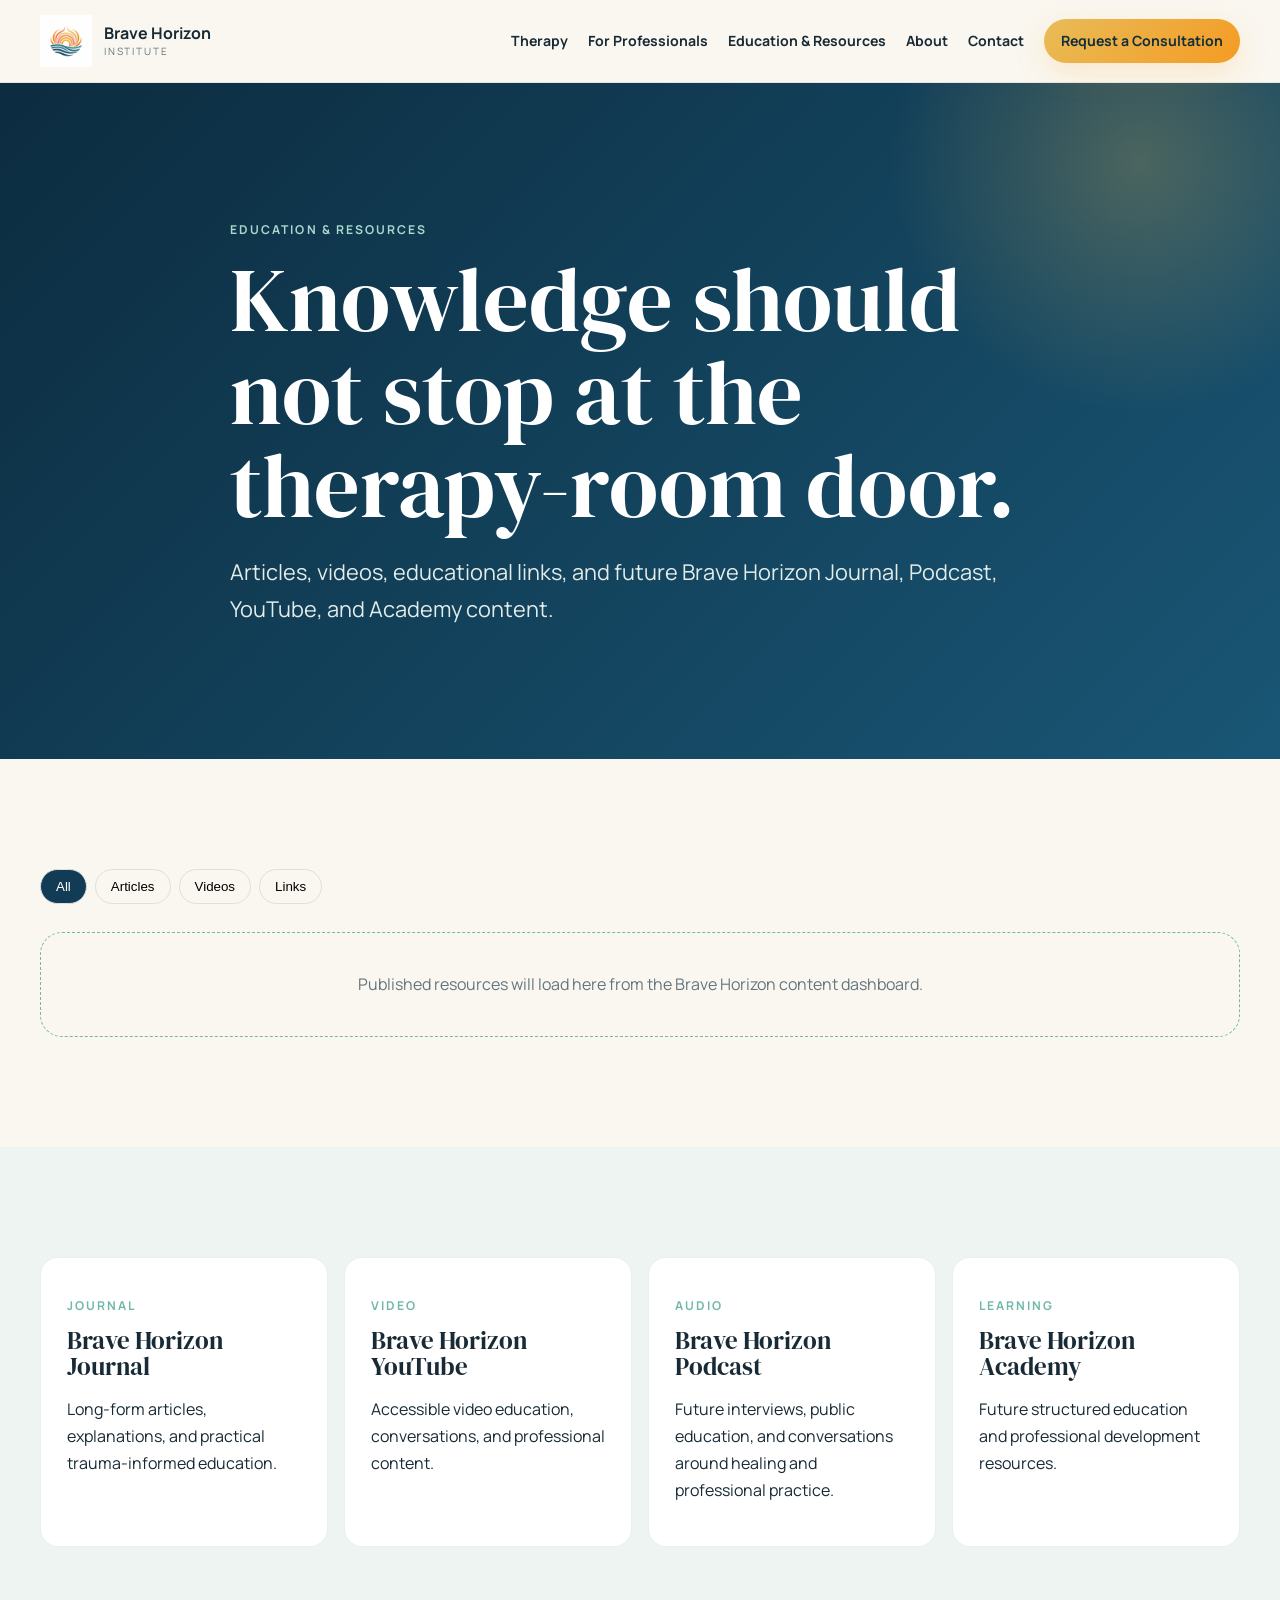
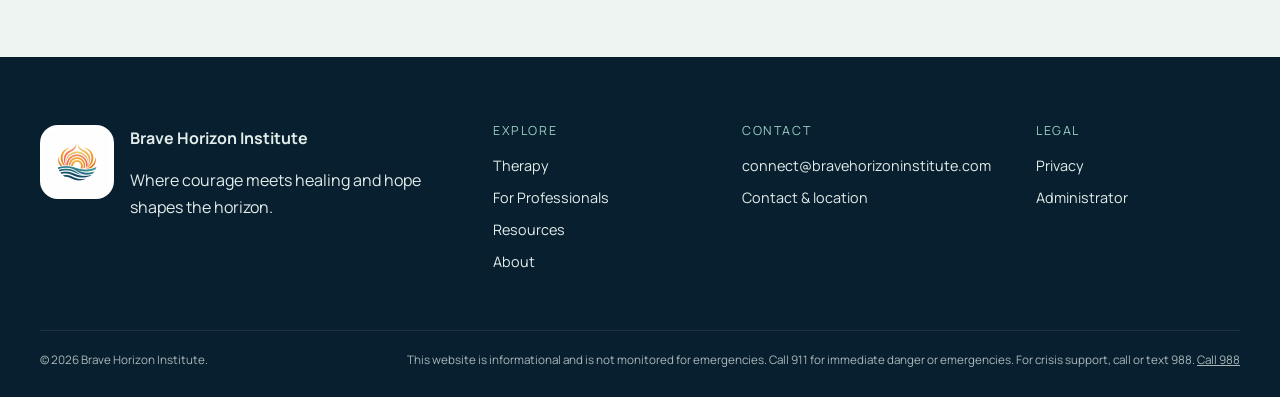
<file: resources.html>
<!doctype html>
<html lang="en">
<head>
  <meta charset="utf-8">
  <meta name="viewport" content="width=device-width,initial-scale=1">
  <title>Education & Resources | Brave Horizon Institute</title>
  <meta name="description" content="Articles, videos, and trauma-informed educational resources from Brave Horizon Institute.">
  <meta name="theme-color" content="#123b56">
  <link rel="preconnect" href="https://fonts.googleapis.com">
  <link rel="preconnect" href="https://fonts.gstatic.com" crossorigin>
  <link href="https://fonts.googleapis.com/css2?family=DM+Serif+Display&family=Manrope:wght@400;500;600;700&display=swap" rel="stylesheet">
  <link rel="stylesheet" href="assets/css/styles.css">
  <link rel="icon" type="image/png" href="assets/images/brave-horizon-logo-soft.png">
</head>
<body>
<a class="skip-link" href="#main">Skip to content</a>

<header class="site-header" data-header>
  <div class="container nav-shell">
    <a class="brand" href="index.html" aria-label="Brave Horizon Institute home">
      <img src="assets/images/brave-horizon-logo-primary.png" alt="" class="brand-logo">
      <span class="brand-wordmark"><strong>Brave Horizon</strong><small>Institute</small></span>
    </a>
    <button class="nav-toggle" aria-expanded="false" aria-controls="site-nav">Menu</button>
    <nav id="site-nav" class="site-nav" aria-label="Primary navigation">
      <a href="therapy.html">Therapy</a>
      <a href="professionals.html">For Professionals</a>
      <a href="resources.html">Education & Resources</a>
      <a href="about.html">About</a>
      <a href="contact.html">Contact</a>
      <a class="button button-small" href="consultation.html">Request a Consultation</a>
    </nav>
  </div>
</header>

<main id="main">
<section class="page-hero resources-hero"><div class="container narrow"><p class="eyebrow">Education & Resources</p><h1>Knowledge should not stop at the therapy-room door.</h1><p class="lead">Articles, videos, educational links, and future Brave Horizon Journal, Podcast, YouTube, and Academy content.</p></div></section>
<section class="section light-section">
  <div class="container">
    <div class="filter-row" role="group" aria-label="Filter resources">
      <button class="filter active" data-filter="all">All</button><button class="filter" data-filter="article">Articles</button><button class="filter" data-filter="video">Videos</button><button class="filter" data-filter="link">Links</button>
    </div>
    <div id="resource-grid" class="resource-grid"><div class="empty-state">Published resources will load here from the Brave Horizon content dashboard.</div></div>
  </div>
</section>
<section class="section soft-section"><div class="container ecosystem-grid">
  <article><p class="eyebrow">Journal</p><h3>Brave Horizon Journal</h3><p>Long-form articles, explanations, and practical trauma-informed education.</p></article>
  <article><p class="eyebrow">Video</p><h3>Brave Horizon YouTube</h3><p>Accessible video education, conversations, and professional content.</p></article>
  <article><p class="eyebrow">Audio</p><h3>Brave Horizon Podcast</h3><p>Future interviews, public education, and conversations around healing and professional practice.</p></article>
  <article><p class="eyebrow">Learning</p><h3>Brave Horizon Academy</h3><p>Future structured education and professional development resources.</p></article>
</div></section>
</main>

<footer class="site-footer">
  <div class="container footer-grid">
    <div class="footer-brand">
      <img src="assets/images/brave-horizon-logo-primary.png" alt="" class="footer-logo">
      <div><strong>Brave Horizon Institute</strong><p>Where courage meets healing and hope shapes the horizon.</p></div>
    </div>
    <div><h3>Explore</h3><a href="therapy.html">Therapy</a><a href="professionals.html">For Professionals</a><a href="resources.html">Resources</a><a href="about.html">About</a></div>
    <div><h3>Contact</h3><a href="mailto:connect@bravehorizoninstitute.com">connect@bravehorizoninstitute.com</a><a href="contact.html">Contact & location</a></div>
    <div><h3>Legal</h3><a href="privacy.html">Privacy</a><a href="admin.html">Administrator</a></div>
  </div>
  <div class="container footer-bottom">
    <span>© <span data-year></span> Brave Horizon Institute.</span>
    <span>This website is informational and is not monitored for emergencies. Call 911 for immediate danger or emergencies. For crisis support, call or text 988. <a href="tel:988">Call 988</a></span>
  </div>
</footer>
<script src="assets/js/config.js"></script>
<script src="assets/js/site.js"></script>


</body></html>
</file>
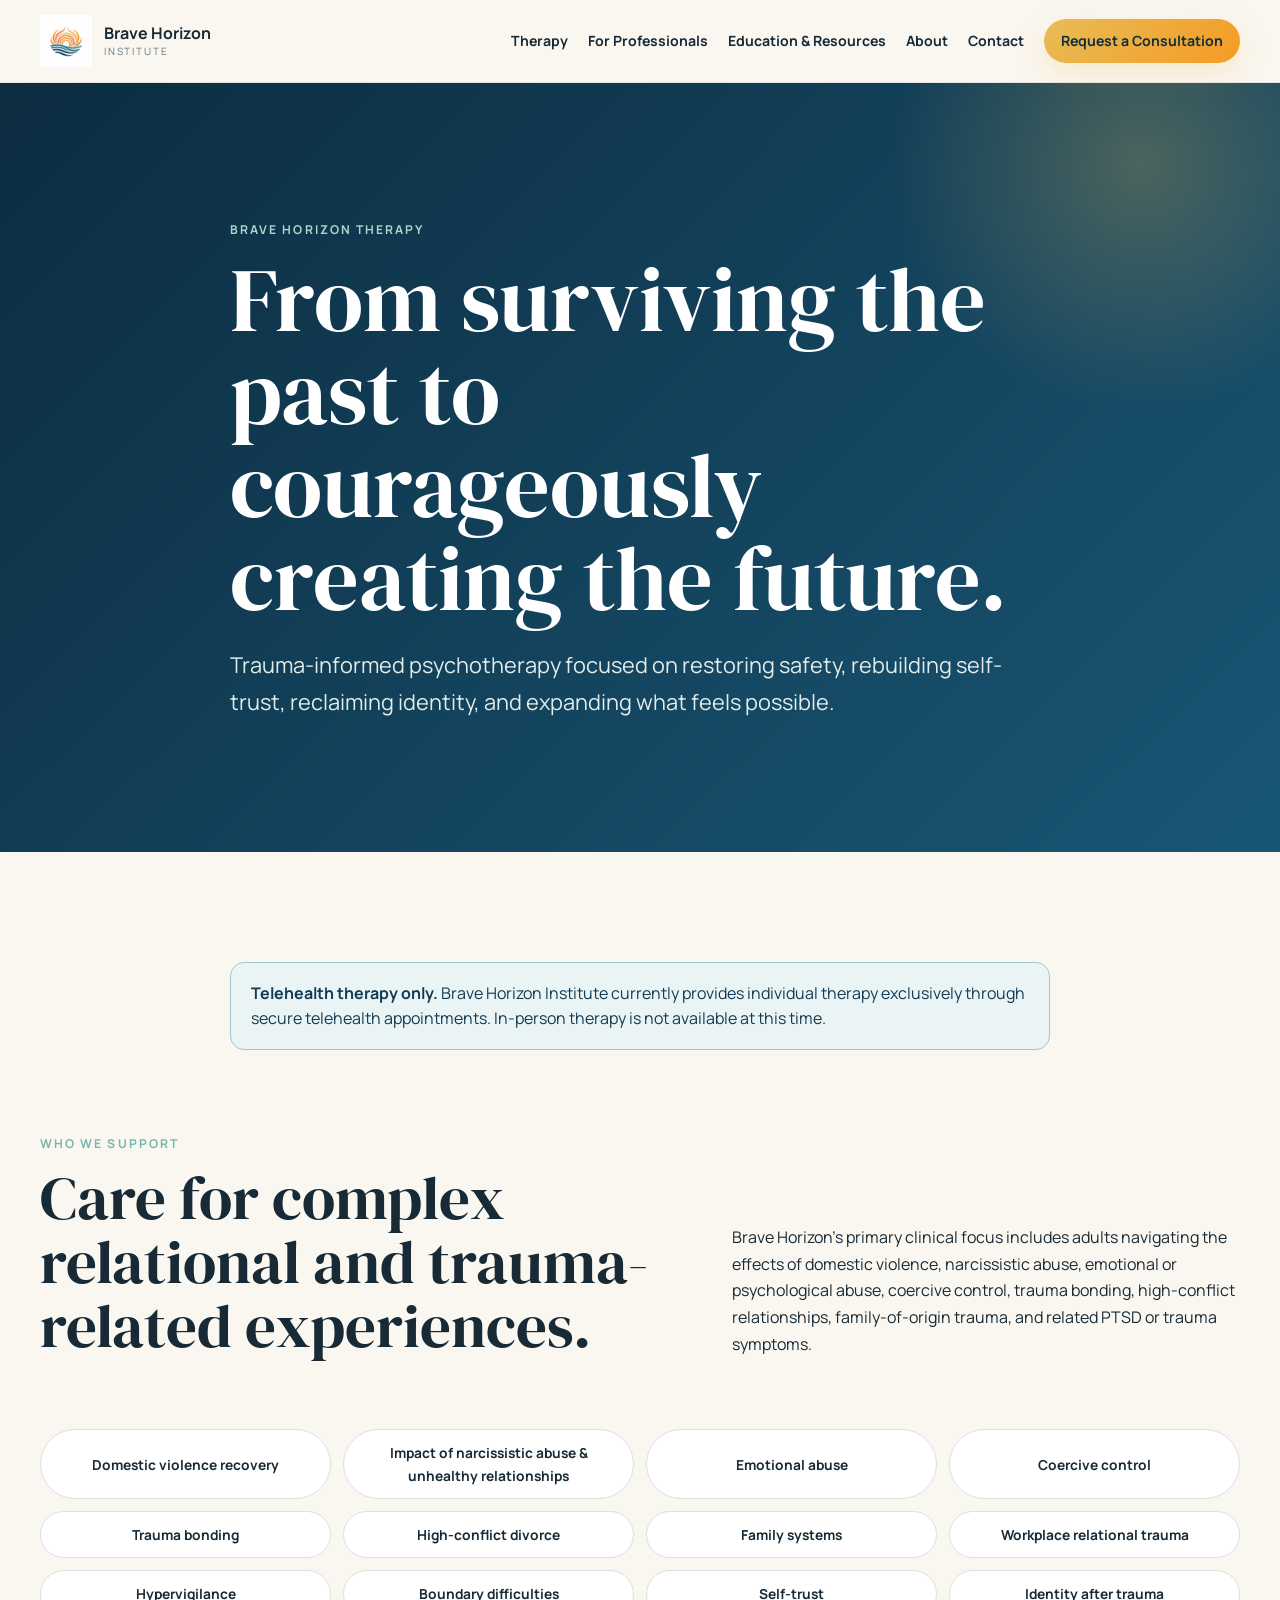
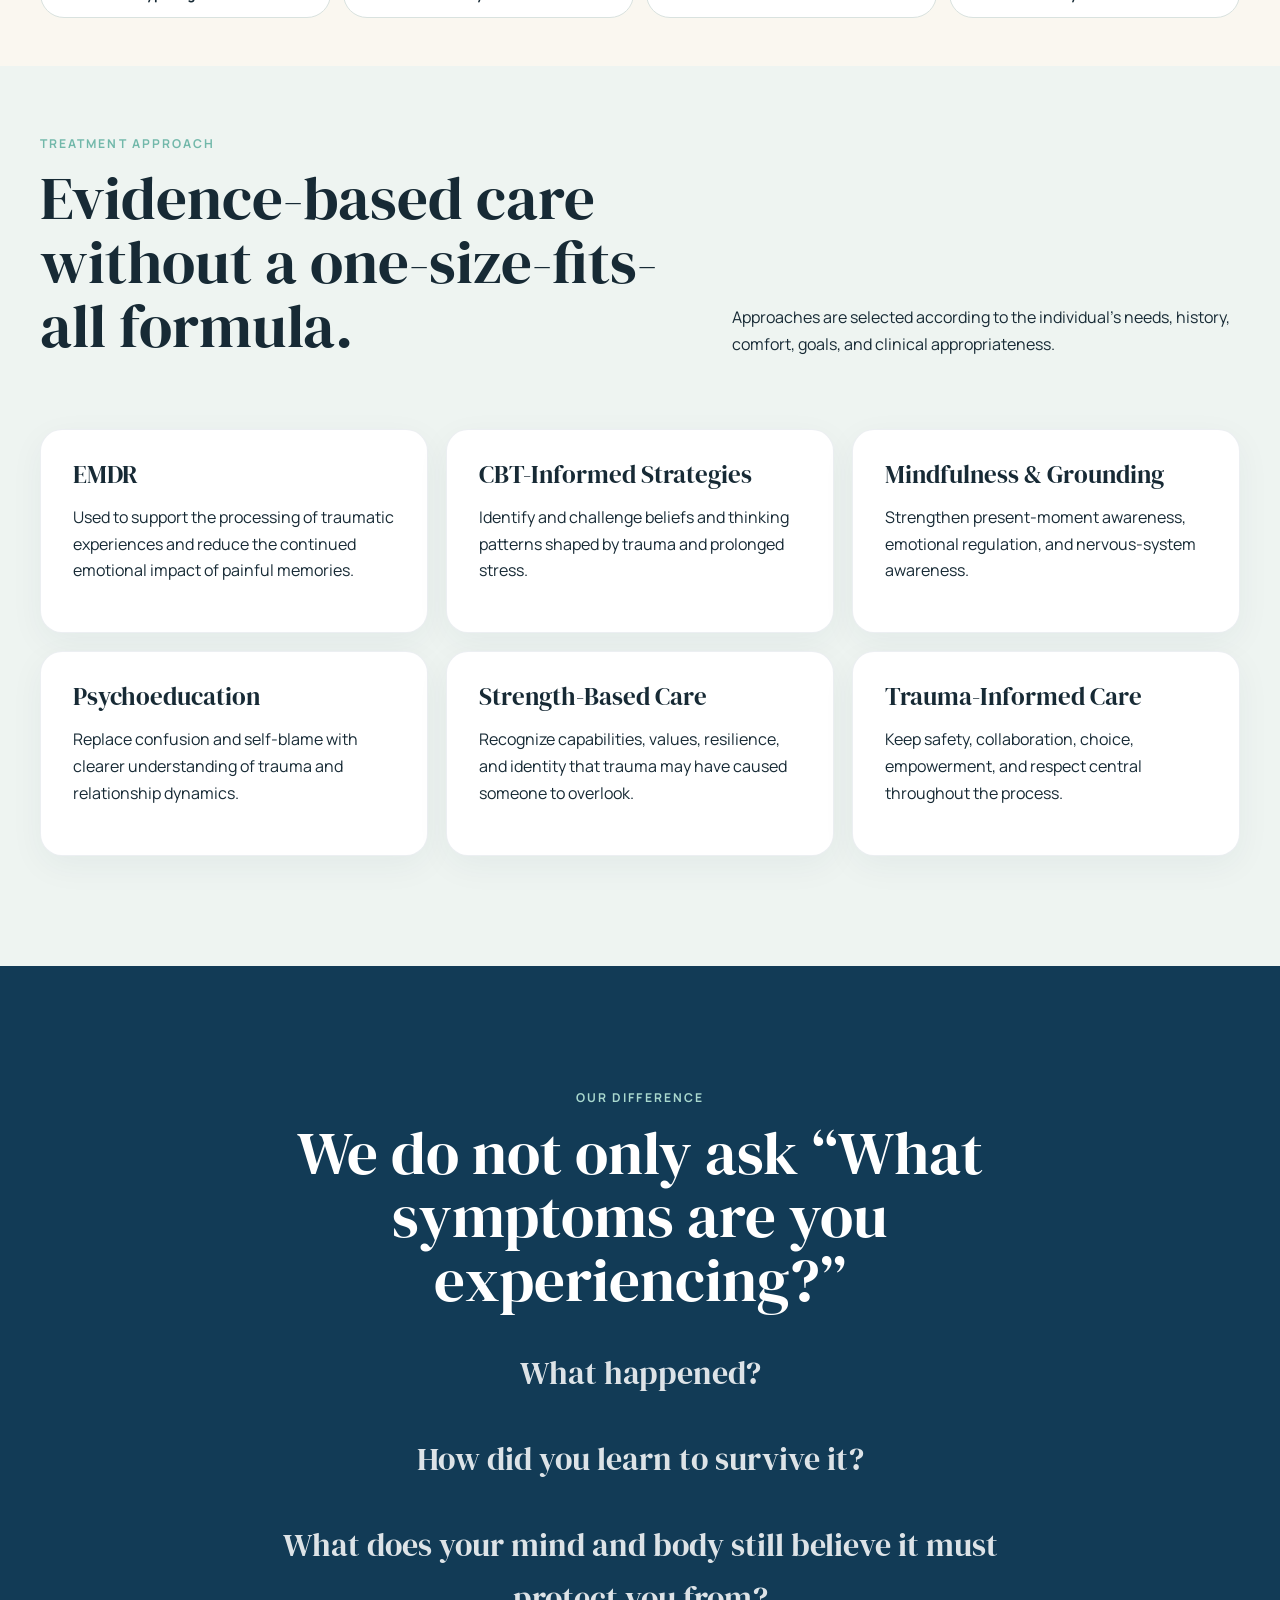
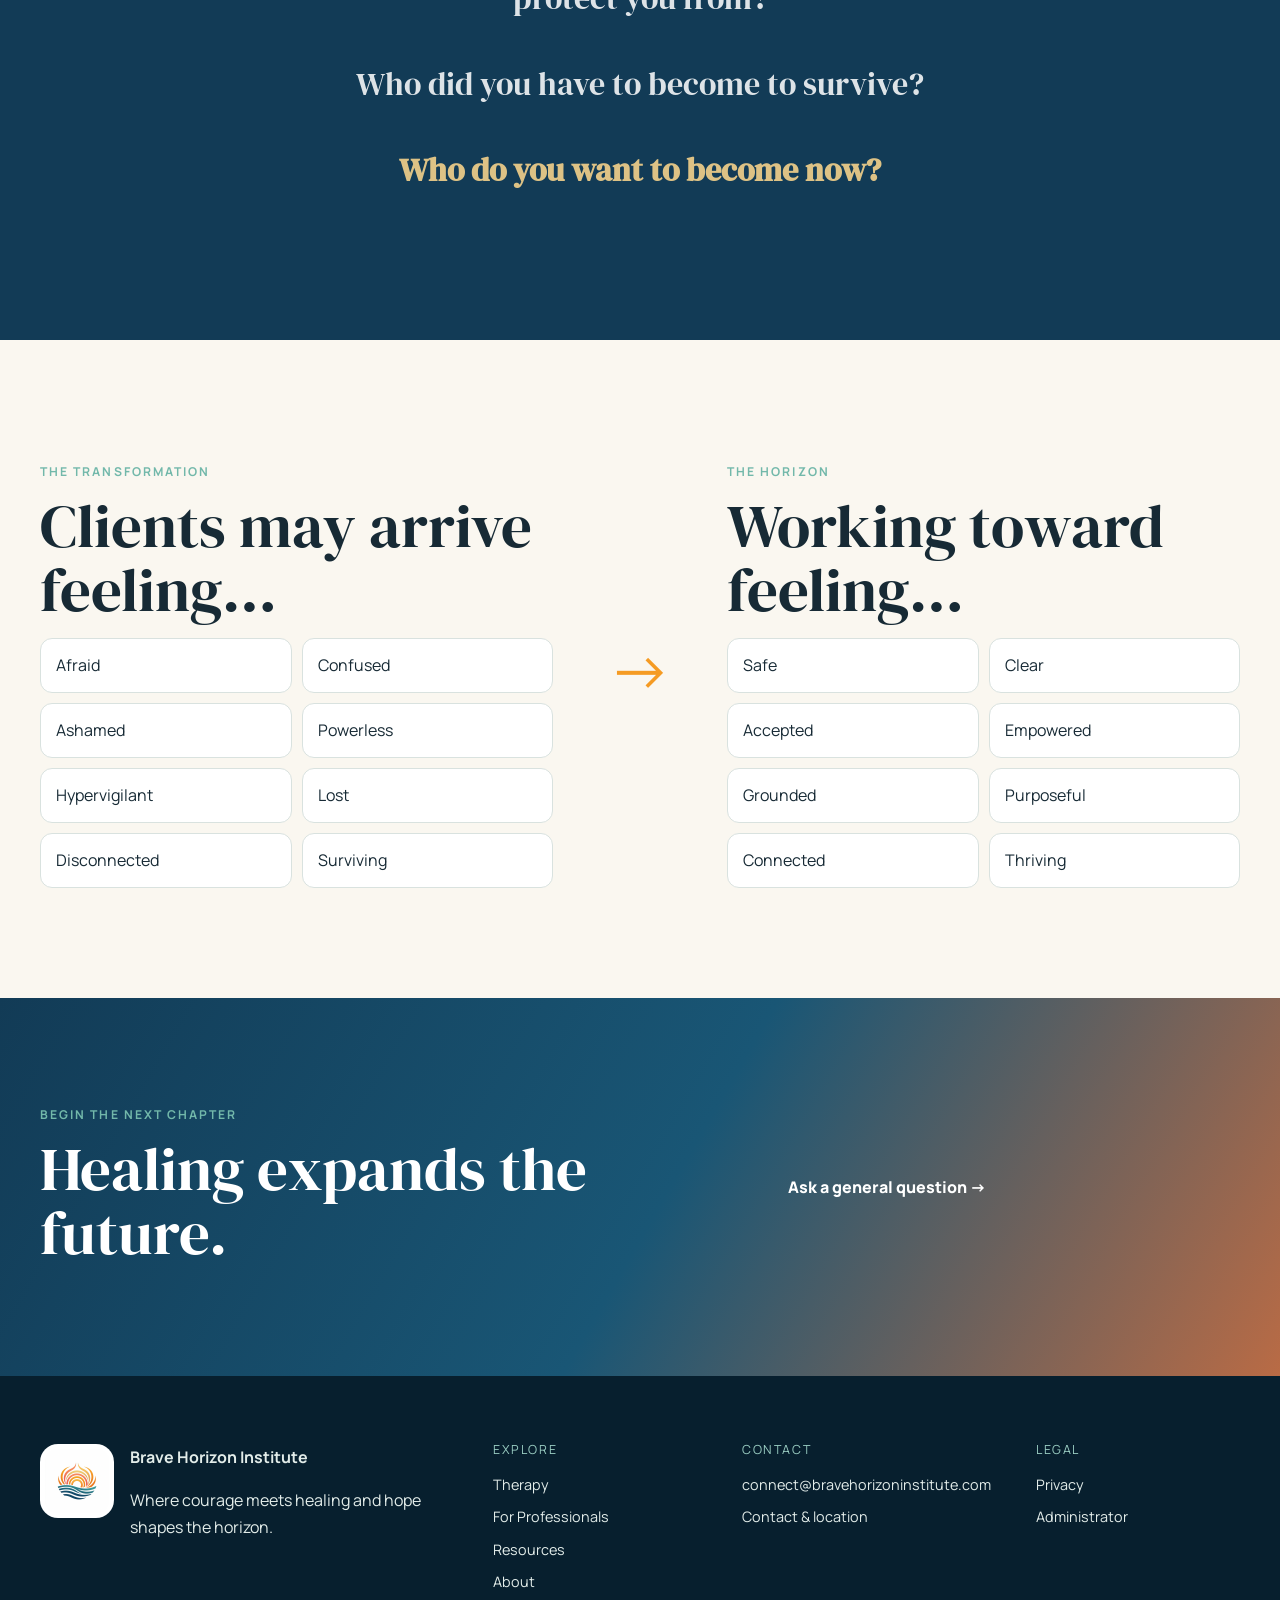
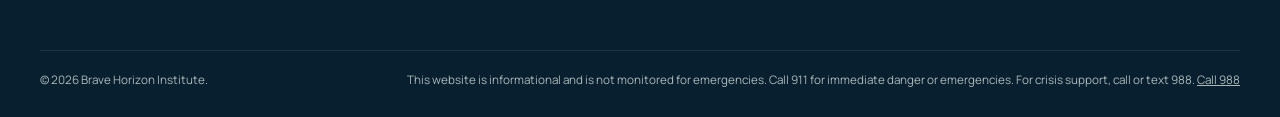
<file: therapy.html>
<!doctype html>
<html lang="en">
<head>
  <meta charset="utf-8">
  <meta name="viewport" content="width=device-width,initial-scale=1">
  <title>Therapy | Brave Horizon Institute</title>
  <meta name="description" content="Trauma-informed therapy focused on safety, identity, connection, and life beyond survival.">
  <meta name="theme-color" content="#123b56">
  <link rel="preconnect" href="https://fonts.googleapis.com">
  <link rel="preconnect" href="https://fonts.gstatic.com" crossorigin>
  <link href="https://fonts.googleapis.com/css2?family=DM+Serif+Display&family=Manrope:wght@400;500;600;700&display=swap" rel="stylesheet">
  <link rel="stylesheet" href="assets/css/styles.css">
  <link rel="icon" type="image/png" href="assets/images/brave-horizon-logo-soft.png">

  <style>
    /* Requested therapy-page refinements */
    .telehealth-section { padding-bottom: 1.5rem !important; }
    .telehealth-section + .section { padding-top: 1.5rem !important; }
    .telehealth-notice {
      background: #eaf4f4 !important;
      border-color: #9fc9c8 !important;
      color: #123b56 !important;
    }
    .pill-grid {
      display: grid !important;
      grid-template-columns: repeat(4, minmax(0, 1fr));
      gap: .75rem !important;
      align-items: stretch;
    }
    .pill-grid span {
      display: flex !important;
      align-items: center;
      justify-content: center;
      text-align: center;
      width: 100%;
      min-height: 44px;
      box-sizing: border-box;
    }
    @media (max-width: 900px) { .pill-grid { grid-template-columns: repeat(3, minmax(0, 1fr)); } }
    @media (max-width: 650px) { .pill-grid { grid-template-columns: repeat(2, minmax(0, 1fr)); } }
    @media (max-width: 420px) { .pill-grid { grid-template-columns: 1fr; } }
  </style>

<style>
  .therapy-support-section {
    padding-bottom: 48px;
  }

  .therapy-approach-section {
    padding-top: 56px;
  }

  @media (max-width: 768px) {
    .therapy-support-section {
      padding-bottom: 36px;
    }

    .therapy-approach-section {
      padding-top: 42px;
    }
  }
</style>

</head>
<body>
<a class="skip-link" href="#main">Skip to content</a>

<header class="site-header" data-header>
  <div class="container nav-shell">
    <a class="brand" href="index.html" aria-label="Brave Horizon Institute home">
      <img src="assets/images/brave-horizon-logo-primary.png" alt="" class="brand-logo">
      <span class="brand-wordmark"><strong>Brave Horizon</strong><small>Institute</small></span>
    </a>
    <button class="nav-toggle" aria-expanded="false" aria-controls="site-nav">Menu</button>
    <nav id="site-nav" class="site-nav" aria-label="Primary navigation">
      <a href="therapy.html">Therapy</a>
      <a href="professionals.html">For Professionals</a>
      <a href="resources.html">Education & Resources</a>
      <a href="about.html">About</a>
      <a href="contact.html">Contact</a>
      <a class="button button-small" href="consultation.html">Request a Consultation</a>
    </nav>
  </div>
</header>

<main id="main">
<section class="page-hero therapy-hero">
  <div class="container narrow">
    <p class="eyebrow">Brave Horizon Therapy</p>
    <h1>From surviving the past to courageously creating the future.</h1>
    <p class="lead">Trauma-informed psychotherapy focused on restoring safety, rebuilding self-trust, reclaiming identity, and expanding what feels possible.</p>
  </div>
</section>

<section class="section light-section telehealth-section">
  <div class="container narrow">
    <div class="security-banner telehealth-notice">
      <strong>Telehealth therapy only.</strong>
      Brave Horizon Institute currently provides individual therapy exclusively through secure telehealth appointments. In-person therapy is not available at this time.
    </div>
  </div>
</section>

<section class="section light-section therapy-support-section">
  <div class="container section-heading">
    <div><p class="eyebrow">Who we support</p><h2>Care for complex relational and trauma-related experiences.</h2></div>
    <p>Brave Horizon’s primary clinical focus includes adults navigating the effects of domestic violence, narcissistic abuse, emotional or psychological abuse, coercive control, trauma bonding, high-conflict relationships, family-of-origin trauma, and related PTSD or trauma symptoms.</p>
  </div>
  <div class="container pill-grid">
    <span>Domestic violence recovery</span><span>Impact of narcissistic abuse &amp; unhealthy relationships</span><span>Emotional abuse</span><span>Coercive control</span><span>Trauma bonding</span><span>High-conflict divorce</span><span>Family systems</span><span>Workplace relational trauma</span><span>Hypervigilance</span><span>Boundary difficulties</span><span>Self-trust</span><span>Identity after trauma</span>
  </div>
</section>

<section class="section soft-section therapy-approach-section">
  <div class="container">
    <div class="section-heading"><div><p class="eyebrow">Treatment approach</p><h2>Evidence-based care without a one-size-fits-all formula.</h2></div><p>Approaches are selected according to the individual’s needs, history, comfort, goals, and clinical appropriateness.</p></div>
    <div class="feature-grid three">
      <article class="feature-card"><h3>EMDR</h3><p>Used to support the processing of traumatic experiences and reduce the continued emotional impact of painful memories.</p></article>
      <article class="feature-card"><h3>CBT-Informed Strategies</h3><p>Identify and challenge beliefs and thinking patterns shaped by trauma and prolonged stress.</p></article>
      <article class="feature-card"><h3>Mindfulness & Grounding</h3><p>Strengthen present-moment awareness, emotional regulation, and nervous-system awareness.</p></article>
      <article class="feature-card"><h3>Psychoeducation</h3><p>Replace confusion and self-blame with clearer understanding of trauma and relationship dynamics.</p></article>
      <article class="feature-card"><h3>Strength-Based Care</h3><p>Recognize capabilities, values, resilience, and identity that trauma may have caused someone to overlook.</p></article>
      <article class="feature-card"><h3>Trauma-Informed Care</h3><p>Keep safety, collaboration, choice, empowerment, and respect central throughout the process.</p></article>
    </div>
  </div>
</section>

<section class="section dark-section">
  <div class="container narrow centered">
    <p class="eyebrow">Our difference</p>
    <h2>We do not only ask “What symptoms are you experiencing?”</h2>
    <div class="question-stack">
      <p>What happened?</p><p>How did you learn to survive it?</p><p>What does your mind and body still believe it must protect you from?</p><p>Who did you have to become to survive?</p><p><strong>Who do you want to become now?</strong></p>
    </div>
  </div>
</section>

<section class="section light-section">
  <div class="container transformation-grid">
    <div><p class="eyebrow">The transformation</p><h2>Clients may arrive feeling…</h2><ul class="clean-list"><li>Afraid</li><li>Confused</li><li>Ashamed</li><li>Powerless</li><li>Hypervigilant</li><li>Lost</li><li>Disconnected</li><li>Surviving</li></ul></div>
    <div class="transform-arrow">→</div>
    <div><p class="eyebrow">The horizon</p><h2>Working toward feeling…</h2><ul class="clean-list"><li>Safe</li><li>Clear</li><li>Accepted</li><li>Empowered</li><li>Grounded</li><li>Purposeful</li><li>Connected</li><li>Thriving</li></ul></div>
  </div>
</section>

<section class="cta sunrise-cta"><div class="container cta-grid"><div><p class="eyebrow">Begin the next chapter</p><h2>Healing expands the future.</h2></div><div class="cta-actions"><a class="text-link light-link" href="contact.html">Ask a general question →</a></div></div></section>
</main>

<footer class="site-footer">
  <div class="container footer-grid">
    <div class="footer-brand">
      <img src="assets/images/brave-horizon-logo-primary.png" alt="" class="footer-logo">
      <div><strong>Brave Horizon Institute</strong><p>Where courage meets healing and hope shapes the horizon.</p></div>
    </div>
    <div><h3>Explore</h3><a href="therapy.html">Therapy</a><a href="professionals.html">For Professionals</a><a href="resources.html">Resources</a><a href="about.html">About</a></div>
    <div><h3>Contact</h3><a href="mailto:connect@bravehorizoninstitute.com">connect@bravehorizoninstitute.com</a><a href="contact.html">Contact & location</a></div>
    <div><h3>Legal</h3><a href="privacy.html">Privacy</a><a href="admin.html">Administrator</a></div>
  </div>
  <div class="container footer-bottom">
    <span>© <span data-year></span> Brave Horizon Institute.</span>
    <span>This website is informational and is not monitored for emergencies. Call 911 for immediate danger or emergencies. For crisis support, call or text 988. <a href="tel:988">Call 988</a></span>
  </div>
</footer>
<script src="assets/js/config.js"></script>
<script src="assets/js/site.js"></script>


</body></html>
</file>
<file: assets/css/styles.css>
:root {
  --midnight: #123b56;
  --deep: #0c2c40;
  --blue: #195675;
  --dusty: #83b4c4;
  --sage: #72b8aa;
  --sage-light: #cfe5df;

  --sunrise: #f59b23;
  --gold: #e8bc58;
  --coral: #f47d5d;

  --ivory: #faf7f0;
  --white: #ffffff;
  --ink: #172a35;
  --muted: #65757d;

  --line: #d9e2df;
  --soft: #eef4f1;

  --shadow: 0 28px 80px rgba(18, 59, 86, 0.14);
  --radius: 22px;
}


/* =========================================================
   RESET / BASE
   ========================================================= */

* {
  box-sizing: border-box;
}

html {
  scroll-behavior: smooth;
}

body {
  margin: 0;
  font-family: Manrope, Arial, sans-serif;
  color: var(--ink);
  background: var(--ivory);
  line-height: 1.68;
}

img {
  max-width: 100%;
  display: block;
}

a {
  color: inherit;
}

h1,
h2,
h3 {
  margin: 0 0 1rem;
  font-family: "DM Serif Display", Georgia, serif;
  font-weight: 400;
  line-height: 1.04;
}

h1 {
  font-size: clamp(3rem, 7vw, 6.6rem);
}

h2 {
  font-size: clamp(2.25rem, 4.8vw, 4.4rem);
}

h3 {
  font-size: 1.55rem;
}

.container {
  width: min(1200px, calc(100% - 40px));
  margin: 0 auto;
}

.narrow {
  max-width: 820px;
}

.centered {
  margin-left: auto;
  margin-right: auto;
  text-align: center;
}

.skip-link {
  position: absolute;
  left: -9999px;
}

.skip-link:focus {
  left: 16px;
  top: 16px;
  z-index: 1000;
  background: #fff;
  padding: 10px;
}


/* =========================================================
   TYPOGRAPHY / UTILITY
   ========================================================= */

.eyebrow {
  font-size: 0.76rem;
  letter-spacing: 0.17em;
  text-transform: uppercase;
  font-weight: 700;
  color: var(--sage);
}

.lead,
.large-copy {
  font-size: clamp(1.12rem, 2vw, 1.36rem);
}

.microcopy {
  font-size: 0.82rem;
  opacity: 0.76;
}

.section {
  padding: 110px 0;
}

.light-section {
  background: var(--ivory);
}

.soft-section {
  background: var(--soft);
}

.dark-section {
  background: var(--midnight);
  color: #fff;
}

.dark-section .eyebrow {
  color: #a9d8ce;
}


/* =========================================================
   HEADER / NAVIGATION
   ========================================================= */

.site-header {
  position: sticky;
  top: 0;
  z-index: 60;
  background: rgba(250, 247, 240, 0.94);
  backdrop-filter: blur(16px);
  border-bottom: 1px solid rgba(18, 59, 86, 0.09);
}

.nav-shell {
  min-height: 82px;
  display: flex;
  align-items: center;
  justify-content: space-between;
  gap: 24px;
}

.brand {
  display: flex;
  align-items: center;
  gap: 12px;
  text-decoration: none;
}

.brand-logo {
  width: 52px;
  height: 52px;
  object-fit: contain;
  flex-shrink: 0;
}

.brand-wordmark strong,
.brand-wordmark small {
  display: block;
  line-height: 1.05;
}

.brand-wordmark strong {
  font-size: 1rem;
}

.brand-wordmark small {
  margin-top: 4px;
  color: var(--muted);
  font-size: 0.63rem;
  text-transform: uppercase;
  letter-spacing: 0.18em;
}

.site-nav {
  display: flex;
  align-items: center;
  gap: 20px;
}

.site-nav a {
  text-decoration: none;
  font-size: 0.88rem;
  font-weight: 700;
}

.site-nav a:not(.button):hover {
  color: var(--blue);
}

.portal-link {
  border-left: 1px solid var(--line);
  padding-left: 20px;
}

.nav-toggle {
  display: none;
}


/* =========================================================
   BUTTONS / LINKS
   ========================================================= */

.button {
  display: inline-flex;
  align-items: center;
  justify-content: center;
  border: 0;
  border-radius: 999px;
  padding: 14px 23px;
  background: linear-gradient(135deg, var(--gold), var(--sunrise));
  color: #112e3d;
  text-decoration: none;
  font: inherit;
  font-weight: 800;
  cursor: pointer;
  box-shadow: 0 10px 30px rgba(245, 155, 35, 0.18);
  transition:
    transform 0.2s ease,
    box-shadow 0.2s ease,
    opacity 0.2s ease;
}

.button:hover {
  transform: translateY(-2px);
}

.button:focus-visible {
  outline: 3px solid rgba(114, 184, 170, 0.5);
  outline-offset: 3px;
}

.button-small {
  padding: 10px 17px;
  font-size: 0.84rem;
}

.button-ghost {
  background: rgba(255, 255, 255, 0.06);
  color: #fff;
  border: 1px solid rgba(255, 255, 255, 0.34);
  box-shadow: none;
}

.button-secondary {
  background: #dfeae6;
  box-shadow: none;
}

.button-light {
  background: #fff;
  box-shadow: none;
}

.text-link,
.arrow-link {
  color: var(--sunrise);
  font-weight: 800;
  text-decoration: none;
}

.light-link {
  color: #fff;
}


/* =========================================================
   HOME HERO
   ========================================================= */

.hero {
  position: relative;
  overflow: hidden;
}

.hero-home {
  min-height: 820px;
  display: flex;
  align-items: center;
  background: var(--deep);
  color: #fff;
}

.hero-bg {
  position: absolute;
  inset: 0;
  background: url("../images/horizon-hero.svg") center / cover no-repeat;
  opacity: 0.35;
}

.hero-bg::after {
  content: "";
  position: absolute;
  inset: 0;
  background: linear-gradient(
    90deg,
    rgba(12, 44, 64, 0.97) 0%,
    rgba(12, 44, 64, 0.84) 50%,
    rgba(12, 44, 64, 0.38) 100%
  );
}

.hero-grid {
  position: relative;
  display: grid;
  grid-template-columns: 1.12fr 0.88fr;
  gap: 70px;
  align-items: center;
  padding: 90px 0;
}

.hero-copy h1 {
  max-width: 850px;
}

.hero-copy .lead {
  max-width: 720px;
  color: #e7efed;
}

.actions {
  display: flex;
  gap: 12px;
  flex-wrap: wrap;
  margin: 30px 0;
}

.hero-portrait {
  justify-self: end;
  width: min(100%, 470px);
  padding: 13px;
  background: rgba(255, 255, 255, 0.08);
  border: 1px solid rgba(255, 255, 255, 0.17);
  border-radius: 260px 260px 24px 24px;
  box-shadow: var(--shadow);
}

.hero-portrait img {
  border-radius: 245px 245px 17px 17px;
}

.portrait-caption {
  padding: 15px 8px 4px;
}

.portrait-caption strong,
.portrait-caption span {
  display: block;
}

.portrait-caption span {
  color: #c9d8d5;
  font-size: 0.82rem;
}


/* =========================================================
   AUDIENCE CARDS
   ========================================================= */

.audience-switch {
  position: relative;
  z-index: 5;
  margin-top: -38px;
}

.audience-grid {
  display: grid;
  grid-template-columns: 1fr 1fr;
  gap: 18px;
}

.audience-card {
  display: block;
  padding: 42px;
  background: #fff;
  border: 1px solid rgba(18, 59, 86, 0.06);
  border-radius: var(--radius);
  text-decoration: none;
  box-shadow: var(--shadow);
}

.audience-card h2 {
  font-size: 2.6rem;
}

.dark-card {
  background: var(--midnight);
  color: #fff;
}

.card-kicker {
  display: block;
  margin-bottom: 16px;
  color: var(--sage);
  font-size: 0.72rem;
  font-weight: 800;
  text-transform: uppercase;
  letter-spacing: 0.12em;
}


/* =========================================================
   CONTENT SECTIONS
   ========================================================= */

.section-heading {
  display: grid;
  grid-template-columns: 1.1fr 0.9fr;
  gap: 70px;
  align-items: end;
  margin-bottom: 55px;
}

.feature-grid {
  display: grid;
  gap: 18px;
}

.feature-grid.three {
  grid-template-columns: repeat(3, 1fr);
}

.feature-card {
  padding: 32px;
  background: #fff;
  border: 1px solid rgba(18, 59, 86, 0.08);
  border-radius: var(--radius);
  box-shadow: 0 10px 34px rgba(18, 59, 86, 0.05);
}

.feature-card > span {
  display: block;
  margin-bottom: 20px;
  color: var(--sunrise);
  font-weight: 800;
}

.split {
  display: grid;
  grid-template-columns: 0.9fr 1.1fr;
  gap: 90px;
  align-items: center;
}

.image-frame {
  padding: 12px;
  background: #fff;
  border-radius: var(--radius);
  box-shadow: var(--shadow);
}

.image-frame img {
  border-radius: calc(var(--radius) - 8px);
}

.about-preview .text-link {
  margin-top: 12px;
}


/* =========================================================
   ECOSYSTEM / RESOURCES
   ========================================================= */

.ecosystem-grid {
  display: grid;
  grid-template-columns: repeat(4, 1fr);
  gap: 16px;
}

.ecosystem-grid article {
  padding: 26px;
  background: #fff;
  border: 1px solid rgba(18, 59, 86, 0.08);
  border-radius: 18px;
}

.resource-grid {
  display: grid;
  grid-template-columns: repeat(3, 1fr);
  gap: 18px;
}

.resource-card {
  padding: 24px;
  background: #fff;
  border: 1px solid rgba(18, 59, 86, 0.08);
  border-radius: var(--radius);
  box-shadow: 0 10px 34px rgba(18, 59, 86, 0.05);
}

.resource-card img {
  width: 100%;
  height: 210px;
  margin-bottom: 18px;
  object-fit: cover;
  border-radius: 14px;
}

.resource-meta {
  display: flex;
  gap: 12px;
  color: var(--muted);
  font-size: 0.7rem;
  text-transform: uppercase;
  letter-spacing: 0.1em;
}

.empty-state {
  grid-column: 1 / -1;
  padding: 38px;
  color: var(--muted);
  text-align: center;
  border: 1px dashed var(--sage);
  border-radius: var(--radius);
}


/* =========================================================
   CTA
   ========================================================= */

.cta {
  padding: 95px 0;
}

.sunrise-cta {
  background: linear-gradient(
    120deg,
    var(--midnight) 0%,
    var(--blue) 52%,
    #b96b45 100%
  );
  color: #fff;
}

.cta-grid {
  display: grid;
  grid-template-columns: 1.2fr 0.8fr;
  gap: 70px;
  align-items: center;
}

.cta-actions {
  display: flex;
  flex-direction: column;
  align-items: flex-start;
  gap: 15px;
}


/* =========================================================
   INNER PAGE HERO
   ========================================================= */

.page-hero {
  position: relative;
  overflow: hidden;
  padding: 125px 0 110px;
  background: linear-gradient(135deg, var(--deep), var(--blue));
  color: #fff;
}

.page-hero::after {
  content: "";
  position: absolute;
  top: -180px;
  right: -120px;
  width: 520px;
  height: 520px;
  border-radius: 50%;
  background: radial-gradient(circle, var(--gold), transparent 68%);
  opacity: 0.26;
}

.page-hero .container {
  position: relative;
  z-index: 1;
}

.page-hero .eyebrow {
  color: #a8d7ce;
}

.page-hero .lead {
  color: #e2ece9;
}


/* =========================================================
   THERAPY / PROGRAM UI
   ========================================================= */

.pill-grid {
  display: flex;
  flex-wrap: wrap;
  gap: 10px;
}

.pill-grid span {
  padding: 11px 16px;
  background: #fff;
  border: 1px solid var(--line);
  border-radius: 999px;
  font-size: 0.86rem;
  font-weight: 700;
}

.question-stack {
  margin-top: 35px;
}

.question-stack p {
  font-family: "DM Serif Display", Georgia, serif;
  font-size: clamp(1.4rem, 2.5vw, 2.15rem);
  opacity: 0.86;
}

.question-stack p:last-child {
  color: #ffd98d;
}

.transformation-grid {
  display: grid;
  grid-template-columns: 1fr auto 1fr;
  gap: 55px;
  align-items: center;
}

.transform-arrow {
  color: var(--sunrise);
  font-size: 4rem;
}

.clean-list {
  display: grid;
  grid-template-columns: 1fr 1fr;
  gap: 10px;
  margin: 0;
  padding: 0;
  list-style: none;
}

.clean-list li {
  padding: 13px 15px;
  background: #fff;
  border: 1px solid var(--line);
  border-radius: 12px;
}

.values-grid {
  display: grid;
  grid-template-columns: repeat(3, 1fr);
  gap: 24px;
}

.values-grid article {
  padding-top: 24px;
  border-top: 3px solid var(--gold);
}

.values-grid article > span {
  color: var(--sage);
  font-size: 0.73rem;
  font-weight: 800;
  text-transform: uppercase;
  letter-spacing: 0.13em;
}

.process-grid {
  display: grid;
  grid-template-columns: repeat(3, 1fr);
  gap: 18px;
}

.process-grid article {
  padding: 32px;
  background: #fff;
  border: 1px solid var(--line);
  border-radius: var(--radius);
}

.process-grid article > span {
  width: 42px;
  height: 42px;
  display: grid;
  place-items: center;
  margin-bottom: 24px;
  background: var(--midnight);
  color: #fff;
  border-radius: 50%;
  font-weight: 800;
}

.portal-callout {
  margin-top: 70px;
  padding: 50px;
  background: #fff;
  border: 1px solid var(--line);
  border-radius: var(--radius);
}

code {
  font-family: ui-monospace, Consolas, monospace;
}


/* =========================================================
   RESOURCE FILTERS
   ========================================================= */

.filter-row {
  display: flex;
  gap: 8px;
  flex-wrap: wrap;
  margin-bottom: 28px;
}

.filter {
  padding: 9px 15px;
  background: transparent;
  border: 1px solid var(--line);
  border-radius: 999px;
  cursor: pointer;
}

.filter.active {
  background: var(--midnight);
  color: #fff;
}


/* =========================================================
   LEGAL PAGE
   ========================================================= */

.legal-page {
  max-width: 850px;
  padding: 90px 0;
}

.legal-page h1 {
  font-size: 4.2rem;
}

.legal-page h2 {
  margin-top: 34px;
  font-size: 2rem;
}


/* =========================================================
   FOOTER
   ========================================================= */

.site-footer {
  padding: 68px 0 26px;
  background: #071f2e;
  color: #e2ece9;
}

.footer-grid {
  display: grid;
  grid-template-columns: 2fr 1fr 1fr 1fr;
  gap: 45px;
}

.footer-brand {
  display: flex;
  gap: 16px;
}

.footer-logo {
  width: 74px;
  height: 74px;
  padding: 5px;
  object-fit: contain;
  background: #fff;
  border-radius: 18px;
}

.footer-grid h3 {
  color: #9acdc2;
  font-family: Manrope, Arial, sans-serif;
  font-size: 0.78rem;
  text-transform: uppercase;
  letter-spacing: 0.13em;
}

.footer-grid a {
  display: block;
  margin: 8px 0;
  font-size: 0.9rem;
  text-decoration: none;
}

.footer-bottom {
  display: flex;
  justify-content: space-between;
  gap: 20px;
  margin-top: 48px;
  padding-top: 20px;
  border-top: 1px solid rgba(255, 255, 255, 0.12);
  font-size: 0.73rem;
  opacity: 0.75;
}


/* =========================================================
   ADMIN DASHBOARD
   ========================================================= */

.admin-body {
  margin: 0;
  min-height: 100vh;
  background: var(--deep);
}

.admin-shell {
  width: min(1380px, calc(100% - 40px));
  margin: 0 auto;
  padding: 40px 0;

  display: grid;
  grid-template-columns: minmax(280px, 320px) minmax(0, 1fr);
  gap: 40px;

  align-items: start;
}

.admin-sidebar {
  position: sticky;
  top: 40px;

  min-width: 0;
  padding: 20px 0;

  color: #fff;
  overflow: hidden;
}

.admin-sidebar .admin-brand {
  margin-bottom: 72px;
}

.admin-sidebar .brand-wordmark strong {
  color: #fff;
}

.admin-sidebar .brand-wordmark small {
  color: #87a6b3;
}

.admin-sidebar h1 {
  width: 100%;
  max-width: 100%;
  margin: 0 0 22px;

  font-size: clamp(3.1rem, 4.8vw, 5.15rem);
  line-height: 0.93;

  overflow-wrap: break-word;
  word-break: normal;
}

.admin-sidebar p {
  max-width: 290px;
}

.admin-sidebar .eyebrow {
  color: #72c7b9;
}

.admin-panel {
  min-width: 0;
  min-height: 88vh;

  padding: 38px;

  background: var(--ivory);
  border-radius: 28px;

  box-shadow: 0 30px 80px rgba(0, 0, 0, 0.15);
}

.admin-panel h2 {
  font-size: clamp(2.4rem, 4vw, 3.5rem);
}


/* =========================================================
   ADMIN FORM ELEMENTS
   ========================================================= */

label {
  display: block;
  margin-bottom: 16px;

  font-size: 0.84rem;
  font-weight: 800;
}

input,
textarea,
select {
  width: 100%;
  margin-top: 7px;
  padding: 12px 13px;

  border: 1px solid var(--line);
  border-radius: 11px;

  background: #fff;
  color: var(--ink);

  font: inherit;
}

input:focus,
textarea:focus,
select:focus {
  outline: none;
  border-color: var(--sage);
  box-shadow: 0 0 0 3px rgba(114, 184, 170, 0.15);
}

textarea {
  resize: vertical;
}

.field-grid {
  display: grid;
  grid-template-columns: 1fr 1fr;
  gap: 18px;
}

.form-actions,
.dashboard-header {
  display: flex;
  justify-content: space-between;
  align-items: center;
  gap: 12px;
}

.dashboard-header {
  margin-bottom: 24px;
}

.security-banner {
  margin-bottom: 24px;
  padding: 18px 20px;

  background: #fff3d5;
  border: 1px solid #e4c46b;
  border-radius: 14px;

  line-height: 1.55;
}

.content-form {
  padding: 28px;

  background: #fff;
  border: 1px solid var(--line);
  border-radius: 20px;
}

.form-message {
  font-weight: 800;
}


/* =========================================================
   ADMIN TABLE
   ========================================================= */

.admin-table-wrap {
  width: 100%;
  margin-top: 30px;
  overflow-x: auto;

  border: 1px solid var(--line);
  border-radius: 16px;
  background: #fff;
}

.admin-table {
  width: 100%;
  min-width: 720px;

  border-collapse: collapse;
  background: #fff;
}

.admin-table th,
.admin-table td {
  padding: 13px;

  border-bottom: 1px solid var(--line);

  text-align: left;
  vertical-align: middle;

  font-size: 0.84rem;
}

.admin-table th {
  background: #f5f8f6;
  color: var(--muted);

  font-size: 0.72rem;
  text-transform: uppercase;
  letter-spacing: 0.08em;
}

.admin-table tbody tr:last-child td {
  border-bottom: 0;
}

.table-actions {
  display: flex;
  gap: 6px;
  flex-wrap: wrap;
}

.mini-button {
  padding: 7px 10px;

  border: 0;
  border-radius: 8px;

  background: #e8efed;
  color: var(--ink);

  cursor: pointer;
}

.mini-button:hover {
  background: #dbe7e3;
}

.danger {
  color: #9b3942;
}


/* =========================================================
   ADMIN LOGIN
   ========================================================= */

#login-view {
  max-width: 560px;
}

#login-view form {
  margin-top: 28px;
}

#dashboard-view {
  min-width: 0;
}


/* =========================================================
   TABLET / SMALL DESKTOP
   ========================================================= */

@media (max-width: 1050px) {
  .site-nav {
    display: none;

    position: absolute;
    top: 78px;
    left: 20px;
    right: 20px;

    padding: 20px;

    background: #fff;
    border-radius: 16px;

    box-shadow: var(--shadow);

    flex-direction: column;
  }

  .site-nav.open {
    display: flex;
  }

  .portal-link {
    padding-left: 0;
    border-left: 0;
  }

  .nav-toggle {
    display: block;
  }

  .hero-grid,
  .section-heading,
  .split,
  .cta-grid {
    grid-template-columns: 1fr;
  }

  .hero-portrait {
    justify-self: start;
  }

  .ecosystem-grid {
    grid-template-columns: repeat(2, 1fr);
  }

  .feature-grid.three,
  .resource-grid {
    grid-template-columns: repeat(2, 1fr);
  }


  /* ADMIN */

  .admin-shell {
    width: min(100% - 32px, 980px);

    grid-template-columns: 1fr;
    gap: 20px;
  }

  .admin-sidebar {
    position: static;

    padding: 10px 4px 0;
    overflow: visible;
  }

  .admin-sidebar .admin-brand {
    margin-bottom: 34px;
  }

  .admin-sidebar h1 {
    max-width: 700px;
    font-size: clamp(3rem, 9vw, 5rem);
  }

  .admin-sidebar p {
    max-width: 700px;
  }

  .admin-panel {
    min-height: auto;
  }
}


/* =========================================================
   MOBILE
   ========================================================= */

@media (max-width: 680px) {
  .container {
    width: min(100% - 28px, 1200px);
  }

  .section {
    padding: 76px 0;
  }

  .hero-home {
    min-height: auto;
  }

  .hero-grid {
    padding: 70px 0;
  }

  .audience-grid,
  .feature-grid.three,
  .resource-grid,
  .ecosystem-grid,
  .values-grid,
  .process-grid,
  .footer-grid,
  .field-grid,
  .transformation-grid {
    grid-template-columns: 1fr;
  }

  .audience-switch {
    margin-top: 0;
    padding-top: 18px;

    background: var(--soft);
  }

  .transform-arrow {
    transform: rotate(90deg);
    text-align: center;
  }

  .clean-list {
    grid-template-columns: 1fr;
  }

  .footer-bottom {
    flex-direction: column;
  }

  .brand-wordmark {
    display: none;
  }

  .page-hero {
    padding: 90px 0;
  }

  .portal-callout {
    padding: 30px 22px;
  }


  /* ADMIN */

  .admin-shell {
    width: calc(100% - 20px);
    padding: 20px 0;
  }

  .admin-sidebar {
    padding: 0 4px;
  }

  .admin-sidebar h1 {
    font-size: clamp(2.8rem, 16vw, 4.2rem);
    line-height: 0.95;
  }

  .admin-panel {
    padding: 20px;
    border-radius: 20px;
  }

  .content-form {
    padding: 20px;
  }

  .dashboard-header {
    flex-direction: column;
    align-items: flex-start;
  }

  .form-actions {
    flex-direction: column;
    align-items: stretch;
  }

  .form-actions .button {
    width: 100%;
  }

  .admin-table {
    min-width: 650px;
  }
}



/* =========================================================
   CONSULTATION REQUEST FORM
   ========================================================= */

.consultation-layout {
  display: grid;
  grid-template-columns: minmax(0, 0.82fr) minmax(0, 1.18fr);
  gap: 56px;
  align-items: start;
}

.consultation-copy {
  min-width: 0;
}

.consultation-form-card {
  min-width: 0;
  padding: 32px;
  background: #fff;
  border: 1px solid var(--line);
  border-radius: var(--radius);
  box-shadow: 0 14px 42px rgba(18, 59, 86, 0.08);
}

/* Anti-spam honeypot: must never be visible to real visitors. */
.honeypot-field {
  position: absolute !important;
  left: -10000px !important;
  top: auto !important;
  width: 1px !important;
  height: 1px !important;
  margin: 0 !important;
  padding: 0 !important;
  border: 0 !important;
  opacity: 0 !important;
  pointer-events: none !important;
  overflow: hidden !important;
}

#consultation-form fieldset {
  margin: 22px 0;
  padding: 20px;
  border: 1px solid var(--line);
  border-radius: 16px;
  background: var(--soft);
}

#consultation-form legend {
  padding: 0 8px;
  font-size: 0.9rem;
  font-weight: 800;
  color: var(--ink);
}

#consultation-form .field-help {
  margin: 0 0 14px;
  color: var(--muted);
  font-size: 0.82rem;
}

#consultation-form .checkbox-grid {
  display: grid;
  grid-template-columns: repeat(2, minmax(0, 1fr));
  gap: 10px;
}

#consultation-form .checkbox-grid label {
  display: flex;
  align-items: center;
  gap: 10px;
  margin: 0;
  padding: 11px 12px;
  border: 1px solid rgba(18, 59, 86, 0.08);
  border-radius: 12px;
  background: #fff;
  font-size: 0.86rem;
  font-weight: 700;
  cursor: pointer;
}

#consultation-form input[type="checkbox"] {
  width: 18px;
  height: 18px;
  flex: 0 0 18px;
  margin: 0;
  padding: 0;
  accent-color: var(--blue);
  box-shadow: none;
}

#consultation-form .consent-check {
  display: flex;
  align-items: flex-start;
  gap: 11px;
  margin: 24px 0;
  padding: 16px;
  background: #f6f3eb;
  border: 1px solid var(--line);
  border-radius: 14px;
  font-size: 0.82rem;
  line-height: 1.5;
}

#consultation-form .consent-check input {
  margin-top: 2px;
}

#consultation-form .form-message:empty {
  display: none;
}

#consultation-form .form-message:not(:empty) {
  margin: 18px 0 0;
  padding: 14px 16px;
  border-radius: 12px;
  background: var(--soft);
}

#consultation-form .success-message {
  color: #1f6b56;
  border: 1px solid rgba(31, 107, 86, 0.2);
}

#consultation-form .error-message {
  color: #9b3942;
  border: 1px solid rgba(155, 57, 66, 0.2);
  background: #fff1f2;
}

#consultation-submit[disabled] {
  opacity: 0.65;
  cursor: wait;
}

@media (max-width: 1050px) {
  .consultation-layout {
    grid-template-columns: 1fr;
    gap: 34px;
  }
}

@media (max-width: 680px) {
  .consultation-form-card {
    padding: 22px;
  }

  #consultation-form .checkbox-grid {
    grid-template-columns: 1fr;
  }

  #consultation-form fieldset {
    padding: 16px;
  }
}
</file>
